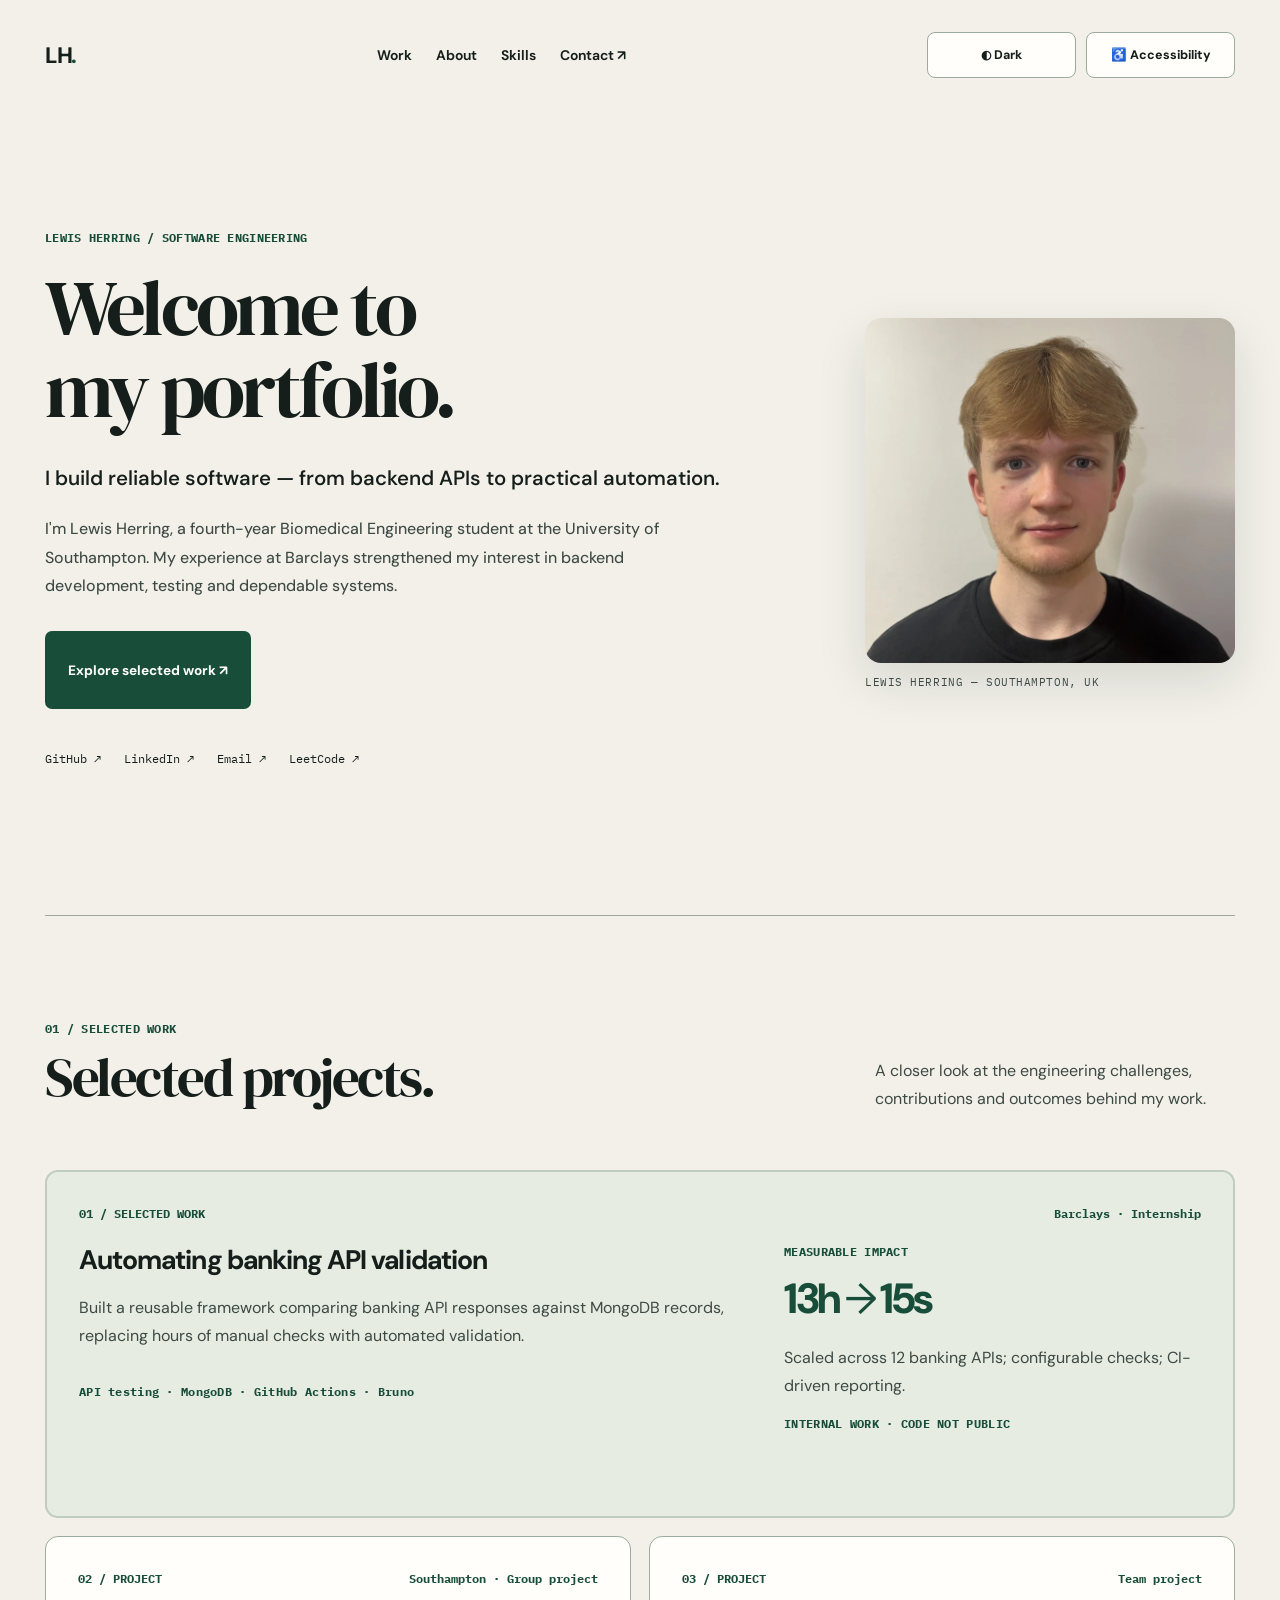
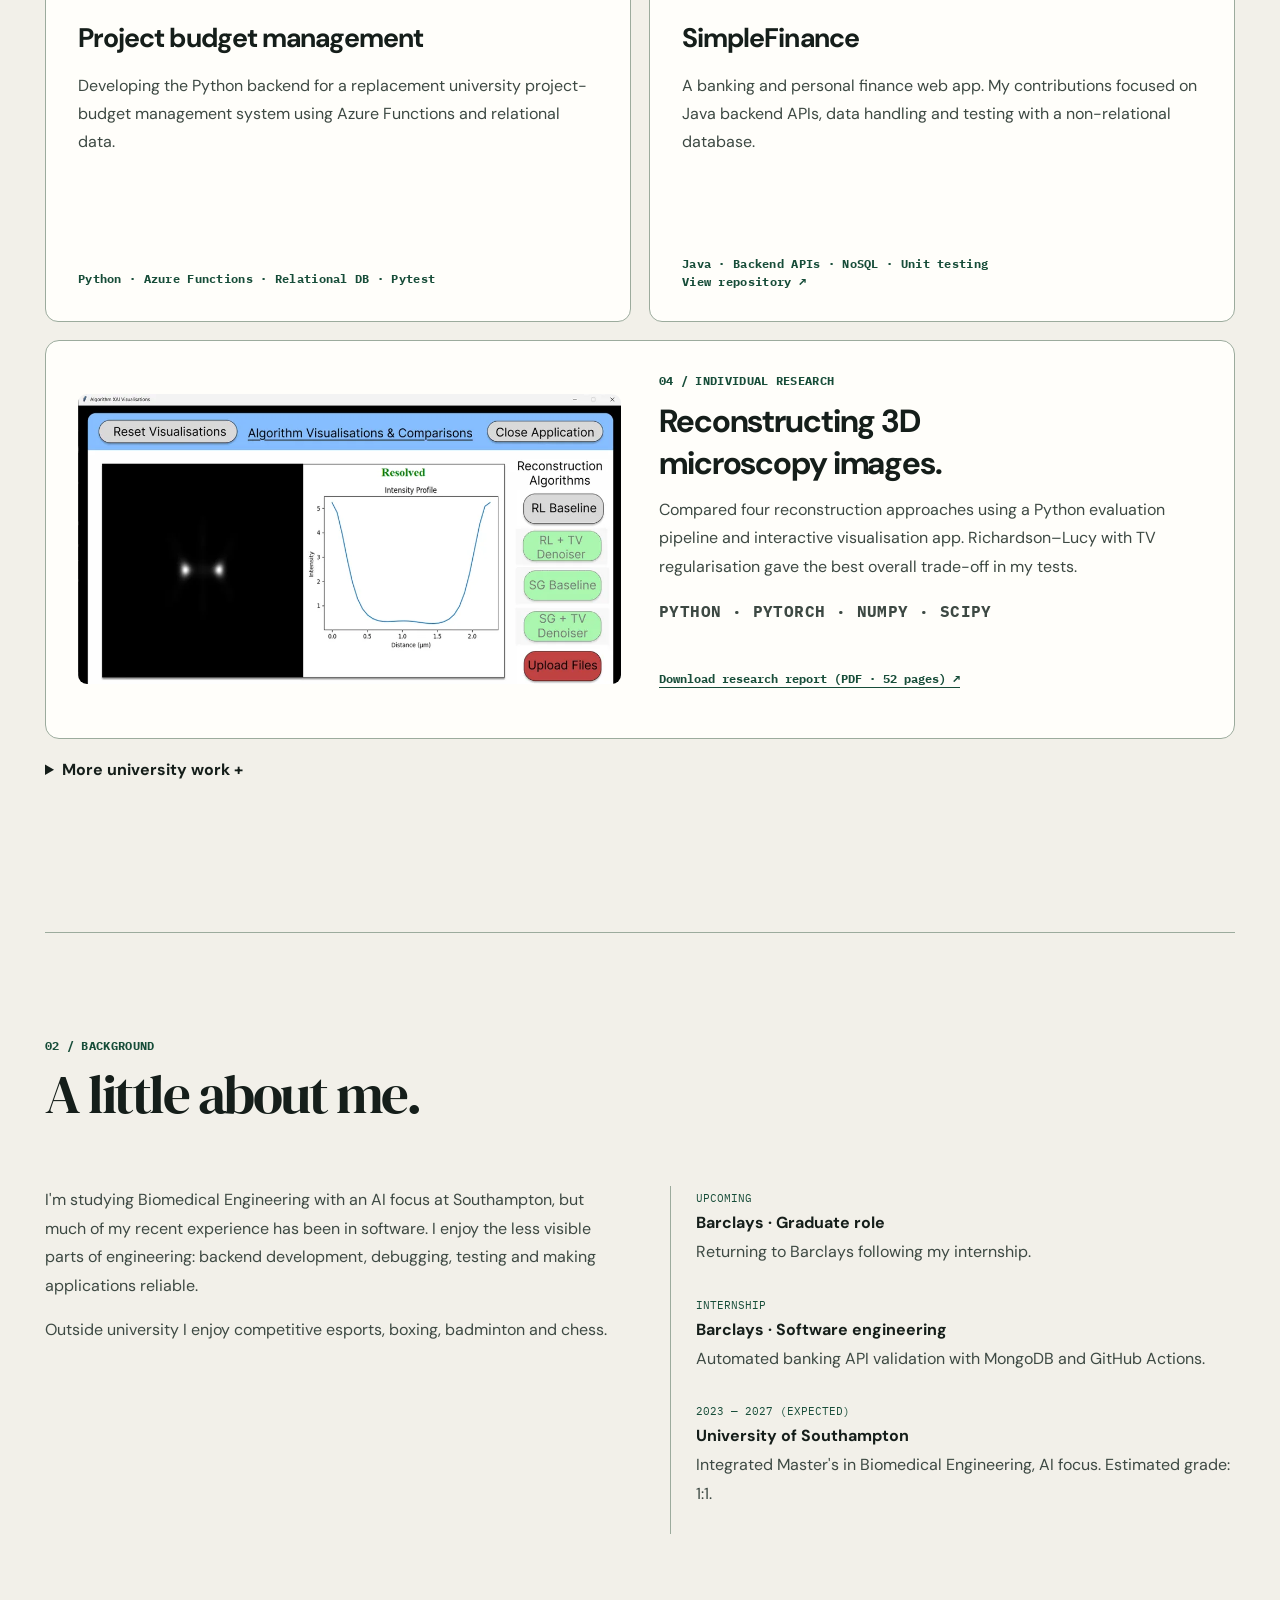
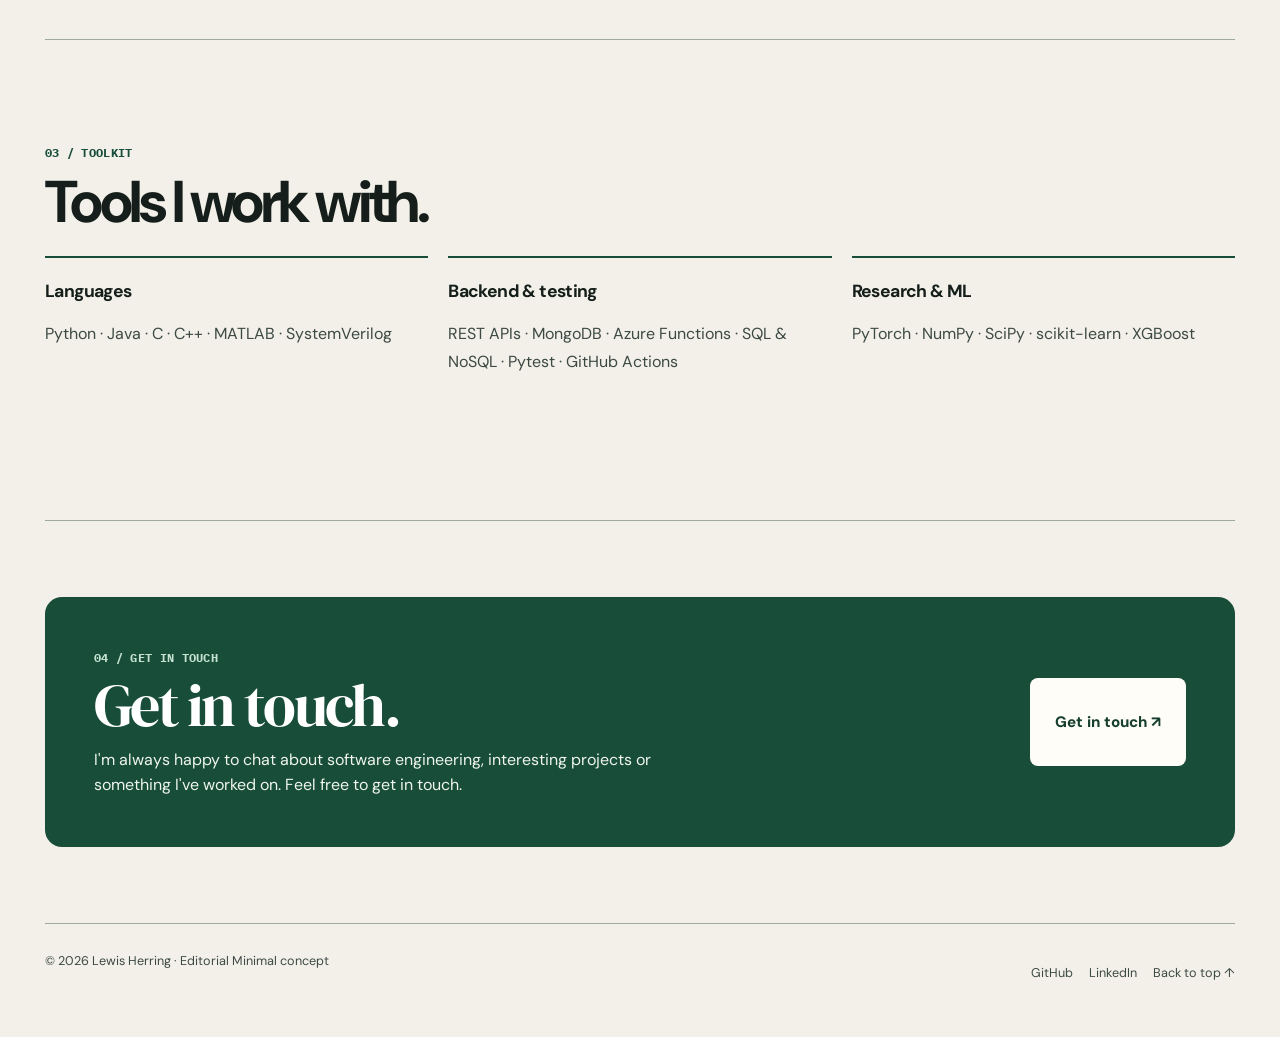
<file: index.html>
<!DOCTYPE html>

<!DOCTYPE html>

<html lang="en"><head><meta charset="utf-8"/><meta content="width=device-width,initial-scale=1" name="viewport"/><meta content="Lewis Herring — backend software engineering, API automation, and university projects." name="description"/><title>Lewis Herring | Software Engineering Portfolio</title><link href="https://fonts.googleapis.com" rel="preconnect"/><link crossorigin="" href="https://fonts.gstatic.com" rel="preconnect"/><link href="https://fonts.googleapis.com/css2?family=DM+Sans:wght@400;500;600;700;800&amp;family=DM+Serif+Display&amp;family=Manrope:wght@400;500;600;700;800&amp;family=Plus+Jakarta+Sans:wght@400;500;600;700;800&amp;family=IBM+Plex+Sans:wght@400;500;600;700&amp;family=IBM+Plex+Mono:wght@400;500;600&amp;family=JetBrains+Mono:wght@400;500;600&amp;display=swap" rel="stylesheet"/><style>:root{--bg:#f5f1e9;--surface:#fffdf8;--ink:#191c1b;--muted:#656861;--line:#cfcfc5;--accent:#235948;--onaccent:#fff;--mono:"IBM Plex Mono",monospace;font-family:"DM Sans",sans-serif;background:var(--bg);color:var(--ink)}body:before{content:"";position:fixed;inset:0;background:repeating-linear-gradient(90deg,transparent 0,transparent 119px,rgba(35,89,72,.055) 120px);pointer-events:none;z-index:-1}.portrait img{border-radius:48% 48% 3px 3px}.project{border-radius:2px}.hero h1{font-family:"DM Serif Display",Georgia,serif;font-weight:400;letter-spacing:-.05em}.editorial-note{font-family:var(--mono);font-size:.72rem;color:var(--accent);writing-mode:vertical-rl;position:absolute;right:-17px;top:12px}}
*{box-sizing:border-box}html{scroll-behavior:smooth}body{margin:0}a{color:inherit;text-decoration:none}button{font:inherit;cursor:pointer}img{max-width:100%;display:block}::selection{background:var(--accent);color:var(--bg)}.wrap{max-width:1160px;margin:auto;padding:0 34px}.nav{height:85px;display:flex;align-items:center;justify-content:space-between;gap:20px}.logo{font-weight:800;letter-spacing:-.06em;font-size:1.4rem}.navlinks{display:flex;gap:26px;align-items:center}.navlinks a{font-size:.87rem;color:var(--muted)}.navlinks a:hover,.textlink:hover{color:var(--accent)}.hero{min-height:620px;padding:105px 0 95px;display:grid;grid-template-columns:1.35fr .75fr;align-items:center;gap:60px}.eyebrow{font-family:var(--mono);font-size:.74rem;letter-spacing:.13em;text-transform:uppercase;color:var(--accent)}h1,h2,h3,p{margin-top:0}h1{font-size:clamp(3.8rem,7.2vw,7rem);letter-spacing:-.075em;line-height:1.02;margin:20px 0 27px}h2{font-size:clamp(2.3rem,4.6vw,4.5rem);line-height:1.05;letter-spacing:-.06em;margin:12px 0 22px}h3{letter-spacing:-.035em}.lead{font-size:1.14rem;line-height:1.8;color:var(--muted);max-width:590px}.cta{display:inline-block;background:var(--accent);color:var(--onaccent);padding:15px 23px;font-size:.85rem;font-weight:750;margin:15px 0 27px;transition:transform .2s}.cta:hover{transform:translateY(-3px)}.social{display:flex;gap:23px;flex-wrap:wrap;font-family:var(--mono);font-size:.75rem}.portrait{position:relative}.portrait img{width:100%;aspect-ratio:4/4.2;object-fit:cover;object-position:center 35%;filter:saturate(.68)}.portrait figcaption{margin-top:11px;font: .7rem var(--mono);letter-spacing:.05em;color:var(--muted)}section.block{padding:105px 0;border-top:1px solid var(--line)}.heading{display:flex;justify-content:space-between;align-items:end;gap:35px;margin-bottom:42px}.heading>p{max-width:360px;color:var(--muted);line-height:1.7}.cards{display:grid;grid-template-columns:repeat(2,minmax(0,1fr));gap:18px}.project{padding:32px;position:relative;background:var(--surface);border:1px solid var(--line);overflow:hidden;display:flex;flex-direction:column;min-height:320px;transition:transform .2s,border-color .2s}.project:hover{transform:translateY(-3px);border-color:var(--accent)}.project .index{font-family:var(--mono);font-size:.75rem;color:var(--accent);display:flex;justify-content:space-between;gap:16px;margin-bottom:33px}.project h3{font-size:1.85rem;line-height:1.16;margin:0 0 17px}.project p{color:var(--muted);line-height:1.7;font-size:.95rem}.project .tags{margin-top:auto;font-family:var(--mono);font-size:.72rem;color:var(--accent);line-height:1.7}.metric{font-size:clamp(2rem,3.3vw,3.2rem);letter-spacing:-.055em;font-weight:800;margin:12px 0 18px}.project.featured{grid-column:span 2;min-height:280px}.project.featured .feature-layout{display:grid;grid-template-columns:1.6fr 1fr;gap:38px}.project.featured .index{margin-bottom:20px}.study{display:grid;grid-template-columns:1fr 1fr;gap:38px;align-items:center;padding:26px;background:var(--surface);border:1px solid var(--line);margin-top:18px}.study img{width:100%;height:290px;object-fit:cover;object-position:left top}.study h3{font-size:2rem;margin:12px 0}.study p{line-height:1.75;color:var(--muted)}.tiny{font-size:.73rem;font-family:var(--mono);color:var(--accent)}.about{display:grid;grid-template-columns:1fr 1fr;gap:60px}.about p{color:var(--muted);line-height:1.85}.timeline{border-left:1px solid var(--line);padding-left:25px}.timeline>div{margin-bottom:26px}.timeline strong{display:block;margin:5px 0}.timeline span{font-family:var(--mono);font-size:.7rem;color:var(--accent)}.toolset{display:grid;grid-template-columns:repeat(3,1fr);gap:20px}.toolset>div{border-top:2px solid var(--accent);padding:22px 0}.toolset h3{font-size:1.1rem}.toolset p{color:var(--muted);line-height:1.7}.more summary{cursor:pointer;font-weight:700;padding:20px 0}.more .other{display:grid;grid-template-columns:repeat(2,1fr);gap:20px}.more h4{margin-bottom:7px}.more p{color:var(--muted);line-height:1.6}.contact{padding:100px 0}.contact h2{max-width:740px}.footer{border-top:1px solid var(--line);padding:28px 0 45px;display:flex;justify-content:space-between;gap:25px;color:var(--muted);font-size:.79rem}.footer a{margin-left:16px}.skip{position:absolute;left:-9999px}.skip:focus{left:10px;top:10px;background:var(--accent);color:var(--onaccent);padding:10px;z-index:10}@media(max-width:760px){.wrap{padding:0 20px}.nav{height:72px}.navlinks{gap:12px}.navlinks a{font-size:.75rem}.hero{padding:62px 0;grid-template-columns:1fr;gap:30px;min-height:0}h1{font-size:clamp(3.2rem,12vw,5rem)}.portrait{max-width:370px}.heading{display:block}.cards,.about,.toolset,.study,.project.featured .feature-layout{grid-template-columns:1fr}.project.featured{grid-column:span 1}.project{min-height:0;padding:25px}.project .index{margin-bottom:22px}.study{padding:20px}.study img{height:auto}.more .other{grid-template-columns:1fr}section.block{padding:65px 0}.contact{padding:65px 0}.footer{flex-direction:column}.footer a{margin-left:0;margin-right:12px}}
@media(prefers-reduced-motion:reduce){html{scroll-behavior:auto}*,*:before,*:after{transition:none!important;animation:none!important}}


/* Shared production refinements */
:root{--radius:15px;--shadow:0 18px 55px rgba(20,47,37,.06)}
body{overflow-x:hidden}h1,h2,h3{text-wrap:balance}p{max-width:72ch}a:focus-visible,summary:focus-visible,button:focus-visible{outline:3px solid var(--accent);outline-offset:4px}a,summary{touch-action:manipulation}.navlinks a{display:inline-flex;min-height:44px;align-items:center}.portrait{margin:0}.portrait img{border-radius:var(--radius)!important;aspect-ratio:auto!important;width:100%;height:auto;object-fit:contain!important;filter:none!important;box-shadow:var(--shadow)}.portrait figcaption{line-height:1.6}.project,.study{border-radius:var(--radius)}.cta{border-radius:7px;min-height:48px;display:inline-flex;align-items:center}.project .tags{margin-top:auto;padding-top:16px}.project a:focus-visible{outline-offset:7px}.social a{min-height:44px;display:inline-flex;align-items:center}details.more summary{min-height:48px}.project .index{line-height:1.7}.metric{font-variant-numeric:tabular-nums}.contact h2{max-width:760px}.study img{border-radius:9px}.footer a{display:inline-flex;min-height:40px;align-items:center}.skip:focus{left:10px;top:10px}.navlinks{flex-wrap:wrap}.scroll-progress{position:fixed;left:0;top:0;height:3px;width:0;background:var(--accent);z-index:100;pointer-events:none}.hero .lead{max-width:58ch}@media(max-width:760px){.hero{padding:44px 0 66px}.portrait{max-width:370px}.nav{height:auto;min-height:76px;flex-wrap:wrap}.navlinks{gap:10px}.navlinks a{font-size:.8rem}h1{overflow-wrap:break-word}.heading{margin-bottom:26px}.project{padding:24px}.project.featured .feature-layout{gap:4px}.social{gap:14px}.study{gap:20px}.portrait img{width:100%;height:auto!important}}@media(max-width:390px){.wrap{padding:0 16px}.navlinks{gap:8px}.navlinks a{font-size:.74rem}h1{font-size:3rem}}
@media(prefers-reduced-motion:reduce){html{scroll-behavior:auto!important}.reveal,.stagger,.hero-entrance{opacity:1!important;transform:none!important;clip-path:none!important;transition:none!important;animation:none!important}}


:root{--bg:#f6f2e9;--surface:#fffcf5;--ink:#252b25;--muted:#59645b;--line:#d7d5c9;--accent:#245c43;--radius:14px;font-family:"DM Sans",sans-serif}
body:before{background:repeating-linear-gradient(90deg,transparent 0,transparent 143px,rgba(35,89,72,.04) 144px)}
.wrap{max-width:1160px}.hero{grid-template-columns:1.25fr .75fr;gap:84px;padding:98px 0 105px;min-height:610px}.hero h1{font-size:clamp(4rem,7.5vw,7.4rem);font-family:"DM Serif Display",serif}.hero h1 i{color:var(--accent)}.portrait{max-width:370px;justify-self:end}.portrait img{border-radius:16px!important}.project{box-shadow:none}.project.featured{background:#e6ece2;border-color:#bfccbf}.project.featured .metric{color:var(--accent)}.heading h2{font-family:"DM Serif Display",serif;font-weight:400;letter-spacing:-.045em}.study{padding:32px}.contact{border-top:1px solid var(--line)}
@media(max-width:760px){.hero{grid-template-columns:1fr;gap:30px;padding:45px 0 70px}.portrait{justify-self:start}.hero h1{font-size:clamp(3.5rem,12vw,5rem)}}

/* Edition A2: clarity, stronger contrast, accessible controls, consistent project states */
:root{--bg:#f2f0e9;--surface:#fffefa;--ink:#151e1a;--muted:#3d4943;--line:#9cab9d;--accent:#174d39;--onaccent:#fff;--hover:#174d39;--hover-text:#fff;--shadow:0 18px 50px rgba(15,37,26,.12)}
body:before{opacity:.32}body{background:var(--bg);color:var(--ink)}
.wrap{max-width:1190px} .nav{height:auto;min-height:86px;flex-wrap:wrap;padding:12px 0}
.navlinks{gap:24px}.navlinks a{color:var(--ink);font-weight:650}
.nav-actions{display:flex;align-items:center;gap:10px;position:relative}
.theme-switch,.access-summary{min-height:44px;display:inline-flex;align-items:center;justify-content:center;gap:5px;border:1px solid var(--line);border-radius:8px;background:var(--surface);color:var(--ink);padding:10px 13px;font-size:.8rem;font-weight:750;white-space:nowrap;cursor:pointer}
.access-panel{position:relative}.access-summary{list-style:none}.access-summary::-webkit-details-marker{display:none}
.access-menu{position:absolute;z-index:20;right:0;top:calc(100% + 9px);width:280px;max-width:calc(100vw - 40px);padding:18px;background:var(--surface);border:1px solid var(--line);border-radius:12px;box-shadow:0 18px 55px rgba(0,0,0,.17)}
.access-menu h2{font:750 1rem 'DM Sans',sans-serif;letter-spacing:0;margin:0 0 15px;line-height:1.3}
.pref-row{display:flex;justify-content:space-between;align-items:center;gap:15px;padding:10px 0;border-top:1px solid var(--line);font-size:.86rem;font-weight:600}
.pref-toggle{min-width:58px;min-height:39px;border:1px solid var(--line);background:var(--bg);color:var(--ink);border-radius:7px;font-weight:800}.pref-toggle[aria-pressed=true]{background:var(--accent);color:#fff}
.hero{grid-template-columns:minmax(0,1.33fr) minmax(285px,.78fr);gap:clamp(36px,6vw,90px);padding:90px 0 105px}
.hero h1{font-size:clamp(3.1rem,6.2vw,6.15rem);line-height:1.04;max-width:790px;letter-spacing:-.048em;margin:22px 0 30px}
.hero .lead{color:var(--ink);font-size:clamp(1.12rem,1.6vw,1.32rem);line-height:1.62;max-width:56ch;font-weight:550}
.hero .intro-detail{font-size:1rem;color:var(--muted);font-weight:450;line-height:1.77;max-width:59ch}
.eyebrow,.tiny,.project .tags{letter-spacing:.025em;font-weight:650}.heading h2{font-size:clamp(2.5rem,4.3vw,4.15rem)}
.heading>p{font-size:1rem;color:var(--muted);line-height:1.7}
.project{background:var(--surface);border:1.5px solid var(--line);border-radius:13px;transition:background-color .23s ease,color .23s ease,border-color .23s ease,transform .23s ease,box-shadow .23s ease;outline-offset:4px}
.project:hover,.project:focus-visible,.project:focus-within{background:var(--hover);color:var(--hover-text);border-color:var(--hover);box-shadow:0 14px 28px rgba(14,54,39,.19);transform:translateY(-4px)}
.project:hover p,.project:focus-visible p,.project:focus-within p,.project:hover .tags,.project:focus-visible .tags,.project:focus-within .tags,.project:hover .tiny,.project:focus-visible .tiny,.project:focus-within .tiny,.project:hover .index,.project:focus-visible .index,.project:focus-within .index,.project:hover a,.project:focus-visible a,.project:focus-within a{color:#fff}
.project p{font-size:1rem;line-height:1.76;color:var(--muted)}.project .index{font-weight:700;font-size:.73rem}.project h3{font-size:clamp(1.5rem,2.1vw,1.9rem);line-height:1.2;margin-bottom:18px}
.project.featured{border-width:2px}.project .metric{font-variant-numeric:tabular-nums}
.study{border:1.5px solid var(--line)}.study p,.about p,.toolset p,.more p{color:var(--muted);font-size:1rem;line-height:1.78}
.contact-section{padding:98px 0}.contact-card{background:var(--accent);color:#fff;border-radius:17px;padding:clamp(32px,5.8vw,76px);display:flex;align-items:center;justify-content:space-between;gap:32px;min-height:285px}
.contact-card .eyebrow{color:#c5e2d0}.contact-card h2{font-size:clamp(2.9rem,5.3vw,5.2rem);font-family:'DM Serif Display',Georgia,serif;font-weight:400;margin:10px 0 17px;letter-spacing:-.045em}
.contact-card p{color:#f0f5ee;font-size:1rem;line-height:1.8;max-width:54ch;margin-bottom:0}
.contact-action{display:inline-flex;align-items:center;justify-content:center;flex-shrink:0;border-radius:8px;background:#fffdf8;color:#173f30;padding:17px 25px;min-height:54px;font-size:.95rem;font-weight:800;transition:transform .2s,background-color .2s}
.contact-action:hover{transform:translateY(-3px);background:#e5f1e8}
[data-theme=dark]{--bg:#101b17;--surface:#1c2923;--ink:#f8f8ed;--muted:#d6ded3;--line:#7c9889;--accent:#a7dcc0;--onaccent:#10261b;--hover:#d6ecda;--hover-text:#102319}
[data-theme=dark] body:before{opacity:.08}[data-theme=dark] .cta,[data-theme=dark] .pref-toggle[aria-pressed=true]{color:#112119}
[data-theme=dark] .project:hover p,[data-theme=dark] .project:focus-visible p,[data-theme=dark] .project:focus-within p,[data-theme=dark] .project:hover .tags,[data-theme=dark] .project:focus-visible .tags,[data-theme=dark] .project:focus-within .tags,[data-theme=dark] .project:hover .tiny,[data-theme=dark] .project:focus-visible .tiny,[data-theme=dark] .project:focus-within .tiny,[data-theme=dark] .project:hover .index,[data-theme=dark] .project:focus-visible .index,[data-theme=dark] .project:focus-within .index,[data-theme=dark] .project:hover a,[data-theme=dark] .project:focus-visible a,[data-theme=dark] .project:focus-within a{color:#102319}
[data-theme=dark] .contact-card{background:#203f30}
.high-contrast{--bg:#fff;--surface:#fff;--ink:#090d0a;--muted:#151b16;--line:#161e18;--accent:#06452c;--hover:#063d27}
.high-contrast[data-theme=dark]{--bg:#050a07;--surface:#0b160f;--ink:#fff;--muted:#fff;--line:#fff;--accent:#b9ffd0;--hover:#defae5}
.high-contrast .project{border-width:2px}.high-contrast a{text-decoration-thickness:2px}
.large-text{font-size:112.5%}.large-text .nav{gap:12px}
.motion-paused *, .motion-paused *:before,.motion-paused *:after{animation:none!important;transition:none!important;scroll-behavior:auto!important}
@media(max-width:900px){.nav{justify-content:center}.nav-actions{margin-left:auto}.hero{grid-template-columns:minmax(0,1fr) minmax(240px,.7fr);gap:24px}.contact-card{padding:38px}}
@media(max-width:760px){.nav{justify-content:space-between}.navlinks{order:3;width:100%;justify-content:space-between;gap:12px}.nav-actions{margin-left:0}.theme-switch,.access-summary{padding:8px;font-size:.73rem}.hero{grid-template-columns:1fr;padding:60px 0 65px}.hero h1{font-size:clamp(3rem,12vw,4.7rem)}.portrait{max-width:430px}.contact-section{padding:65px 0}.contact-card{min-height:0;flex-direction:column;align-items:flex-start;gap:28px;padding:32px 25px}.contact-action{width:100%}.project:hover,.project:focus-visible,.project:focus-within{transform:none}}
@media(prefers-reduced-motion:reduce){.project:hover,.project:focus-visible,.project:focus-within,.contact-action:hover{transform:none}}


/* Editorial A3 — legible interactive cards, neutral dark palette and compact contact */
:root{--hover:#174d39;--hover-text:#ffffff}
/* Featured card: keep every item including the measurable result legible. */
.project.featured:is(:hover,:focus-visible,:focus-within),
.project:is(:hover,:focus-visible,:focus-within){background:var(--hover);border-color:var(--hover);color:var(--hover-text)}
.project:is(:hover,:focus-visible,:focus-within) :is(h3,p,.index,.tags,.tiny,.metric,strong,span,a),
.project.featured:is(:hover,:focus-visible,:focus-within) .metric{color:var(--hover-text)!important}
.project:is(:hover,:focus-visible,:focus-within) .feature-layout *{color:var(--hover-text)!important}
/* Give project 04 exactly the same elevation and colour inversion affordance. */
.study{transition:background-color .23s ease,color .23s ease,border-color .23s ease,transform .23s ease,box-shadow .23s ease;outline-offset:4px}
.study:is(:hover,:focus-visible,:focus-within){background:var(--hover);border-color:var(--hover);color:var(--hover-text);transform:translateY(-4px);box-shadow:0 14px 28px rgba(14,54,39,.19)}
.study:is(:hover,:focus-visible,:focus-within) :is(h3,p,.tiny,span,a){color:var(--hover-text)!important}
.study img{transition:filter .23s ease}
.study:is(:hover,:focus-visible,:focus-within) img{filter:brightness(.91)}
/* A restrained neutral slate dark theme, rather than mint-on-green. */
html[data-theme="dark"]{--bg:#141917;--surface:#202723;--ink:#f5f4ee;--muted:#c7d0c9;--line:#58665e;--accent:#a8d7bd;--onaccent:#102017;--hover:#334c3d;--hover-text:#ffffff;--shadow:0 18px 50px rgba(0,0,0,.3)}
html[data-theme="dark"] body{background:var(--bg);color:var(--ink)}
html[data-theme="dark"] .project.featured{background:#29372f;border-color:#60766a;color:var(--ink)}
html[data-theme="dark"] .project.featured .metric{color:#d4efd9}
html[data-theme="dark"] .project:is(:hover,:focus-visible,:focus-within),
html[data-theme="dark"] .project.featured:is(:hover,:focus-visible,:focus-within),
html[data-theme="dark"] .study:is(:hover,:focus-visible,:focus-within){background:var(--hover);border-color:#94b5a0;color:#fff}
html[data-theme="dark"] .project:is(:hover,:focus-visible,:focus-within) :is(h3,p,.index,.tags,.tiny,.metric,strong,span,a),
html[data-theme="dark"] .project:is(:hover,:focus-visible,:focus-within) .feature-layout *,
html[data-theme="dark"] .study:is(:hover,:focus-visible,:focus-within) :is(h3,p,.tiny,span,a){color:#fff!important}
html[data-theme="dark"] .cta{background:#a8d7bd;color:#102017}
html[data-theme="dark"] .contact-card{background:#2b4937;color:#fff}
html[data-theme="dark"] .contact-card .eyebrow{color:#d1efd8}
html[data-theme="dark"] .contact-action{background:#fffdf8;color:#173f30}
/* High contrast respects theme and keeps the hover text readable. */
html.high-contrast[data-theme="dark"]{--bg:#050806;--surface:#101713;--ink:#fff;--muted:#fff;--line:#e8f6e9;--accent:#c4ffd9;--hover:#244e34;--hover-text:#fff}
html.high-contrast[data-theme="light"]{--hover:#063d27;--hover-text:#fff}
/* Smaller contact banner, same prominent treatment. */
.contact-section{padding:76px 0}
.contact-card{min-height:0;padding:clamp(27px,4vw,49px);gap:24px}
.contact-card h2{font-size:clamp(2.5rem,4.7vw,4.7rem);margin:7px 0 10px}
.contact-card p{line-height:1.6}
/* Header controls: matching physical size, including mobile. */
.theme-switch,.access-summary{height:46px;min-height:46px;width:149px;min-width:149px;padding:0 10px;box-sizing:border-box;line-height:1.2;font-size:.78rem}
@media(max-width:760px){.theme-switch,.access-summary{height:42px;min-height:42px;width:126px;min-width:126px;padding:0 6px;font-size:.72rem}.nav-actions{gap:7px}.contact-section{padding:52px 0}.contact-card{padding:29px 25px}.study:is(:hover,:focus-visible,:focus-within){transform:none}}
@media(max-width:380px){.theme-switch,.access-summary{width:118px;min-width:118px;font-size:.69rem}}
@media(prefers-reduced-motion:reduce){.study,.study img{transition:none!important}.study:is(:hover,:focus-visible,:focus-within){transform:none}}
.motion-paused .study:is(:hover,:focus-visible,:focus-within){transform:none}

/* A4: Pause motion must affect the root scroll container and hover movement too.
   Colour-change feedback remains available, but applies instantly. */
html.motion-paused, html.motion-paused:focus-within {scroll-behavior:auto!important}
html.motion-paused *, html.motion-paused *::before, html.motion-paused *::after {
  animation:none!important;
  animation-duration:0s!important;
  transition:none!important;
  transition-duration:0s!important;
  scroll-behavior:auto!important;
}
html.motion-paused .project:is(:hover,:focus-visible,:focus-within),
html.motion-paused .study:is(:hover,:focus-visible,:focus-within),
html.motion-paused .cta:hover,
html.motion-paused .contact-action:hover {transform:none!important}
html.motion-paused .study:is(:hover,:focus-visible,:focus-within) img {filter:none!important}
@media(prefers-reduced-motion:reduce) {
  html {scroll-behavior:auto!important}
  .project:is(:hover,:focus-visible,:focus-within),
  .study:is(:hover,:focus-visible,:focus-within),
  .cta:hover,.contact-action:hover {transform:none!important}
  .study:is(:hover,:focus-visible,:focus-within) img {filter:none!important}
}

/* A5: With Pause animations enabled, project cards retain their resting appearance,
   including backgrounds, metrics, borders and images on hover or focus. */
html.motion-paused .project:is(:hover,:focus-visible,:focus-within),
html.motion-paused .study:is(:hover,:focus-visible,:focus-within){
  background:var(--surface)!important;
  border-color:var(--line)!important;
  color:var(--ink)!important;
  box-shadow:none!important;
  transform:none!important;
}
html.motion-paused .project.featured:is(:hover,:focus-visible,:focus-within){
  background:#e6ece2!important;
  border-color:#bfccbf!important;
}
html.motion-paused[data-theme="dark"] .project.featured:is(:hover,:focus-visible,:focus-within){
  background:#29372f!important;
  border-color:#60766a!important;
}
html.motion-paused .project:is(:hover,:focus-visible,:focus-within) :is(h3,strong,span,a),
html.motion-paused .project:is(:hover,:focus-visible,:focus-within) .feature-layout * ,
html.motion-paused .study:is(:hover,:focus-visible,:focus-within) :is(h3,span,a){color:var(--ink)!important}
html.motion-paused .project:is(:hover,:focus-visible,:focus-within) :is(p),
html.motion-paused .study:is(:hover,:focus-visible,:focus-within) p{color:var(--muted)!important}
html.motion-paused .project:is(:hover,:focus-visible,:focus-within) :is(.index,.tags,.tiny),
html.motion-paused .study:is(:hover,:focus-visible,:focus-within) .tiny{color:var(--accent)!important}
html.motion-paused .project.featured:is(:hover,:focus-visible,:focus-within) .metric{color:var(--accent)!important}
html.motion-paused[data-theme="dark"] .project.featured:is(:hover,:focus-visible,:focus-within) .metric{color:#d4efd9!important}
html.motion-paused .study:is(:hover,:focus-visible,:focus-within) img{filter:none!important}

/* Accessible research report action, designed to retain contrast in both themes. */
/* Research link: understated inline action matching the repository link. */
.research-download{display:inline-flex;align-items:center;gap:.35em;min-height:44px;margin-top:10px;padding:5px 0;border:0;border-radius:0;background:transparent!important;color:var(--accent)!important;font-family:var(--mono);font-size:.77rem;font-weight:700;line-height:1.6;text-decoration:underline;text-decoration-thickness:1px;text-underline-offset:4px;transition:none}
.research-download:hover,.research-download:focus-visible{background:transparent!important;color:var(--accent)!important;text-decoration-thickness:2px;transform:none}
/* Ensure the text remains legible when the surrounding research card changes colour. */
html:not(.motion-paused) .study:is(:hover,:focus-visible,:focus-within) .research-download{color:#fff!important}
html[data-theme="dark"]:not(.motion-paused) .study:is(:hover,:focus-visible,:focus-within) .research-download{color:#fff!important}
html.motion-paused .study:is(:hover,:focus-visible,:focus-within) .research-download{color:var(--accent)!important}
.research-download:hover{transform:none}}

/* V8: keep the mobile contact CTA inside its panel, including enlarged text. */
@media (max-width:760px) {
  .contact-section, .contact-card { min-width:0; max-width:100%; box-sizing:border-box; }
  .contact-card { width:100%; overflow-wrap:anywhere; }
  .contact-card > *, .contact-copy { min-width:0; max-width:100%; }
  .contact-action {
    width:100%; max-width:100%; min-width:0;
    box-sizing:border-box; flex:0 1 auto;
    white-space:normal; text-align:center; overflow-wrap:anywhere;
    padding-inline:16px;
  }
}

/* V9: true mobile CTA containment: stretch within flex content box, not panel border box. */
@media (max-width:760px) {
  .contact-card .contact-action {
    width: auto !important;
    min-width: 0 !important;
    max-width: 100% !important;
    align-self: stretch !important;
    box-sizing: border-box !important;
  }
}
</style></head><body><a class="skip" href="#main">Skip to content</a><header class="wrap"><nav aria-label="Main navigation" class="nav"><a class="logo" href="#top">LH<span style="color:var(--accent)">.</span></a><div class="navlinks"><a href="#work">Work</a><a href="#about">About</a><a href="#skills">Skills</a><a href="#contact">Contact ↗</a></div><div class="nav-actions"><button aria-label="Switch to dark mode" aria-pressed="false" class="theme-switch" id="theme-toggle" type="button">◐ Theme</button><details class="access-panel" id="access-panel"><summary aria-label="Accessibility settings" class="access-summary">♿ Accessibility</summary><div class="access-menu"><h2>Accessibility settings</h2><div class="pref-row"><span>Pause animations</span><button aria-pressed="false" class="pref-toggle" id="motion-toggle" type="button">Off</button></div><div class="pref-row"><span>Larger text</span><button aria-pressed="false" class="pref-toggle" id="type-toggle" type="button">Off</button></div><div class="pref-row"><span>Higher contrast</span><button aria-pressed="false" class="pref-toggle" id="contrast-toggle" type="button">Off</button></div></div></details></div></nav></header><main id="main"><div class="wrap"><section class="hero" id="top"><div><div class="eyebrow">LEWIS HERRING  /  SOFTWARE ENGINEERING</div><h1>Welcome to my portfolio.</h1><p class="lead">I build reliable software — from backend APIs to practical automation.</p><p class="lead intro-detail">I'm Lewis Herring, a fourth-year Biomedical Engineering student at the University of Southampton. My experience at Barclays strengthened my interest in backend development, testing and dependable systems.</p><a class="cta" href="#work">Explore selected work ↗</a><div class="social"><a href="https://github.com/L-ewis04" rel="noopener noreferrer" target="_blank">GitHub ↗</a><a href="https://www.linkedin.com/in/lewis-herring-a45a32356/" rel="noopener noreferrer" target="_blank">LinkedIn ↗</a><a href="mailto:Lewisherring24@gmail.com">Email ↗</a><a href="https://leetcode.com/u/Lewis2004/" rel="noopener noreferrer" target="_blank">LeetCode ↗</a></div></div><figure class="portrait"><img alt="Portrait of Lewis Herring" decoding="async" fetchpriority="high" height="612" src="[data-uri]" width="650"/><figcaption>LEWIS HERRING — SOUTHAMPTON, UK</figcaption></figure></section><section class="block" id="work"><div class="heading"><div><div class="eyebrow">01 / SELECTED WORK</div><h2>Selected projects.</h2></div><p>A closer look at the engineering challenges, contributions and outcomes behind my work.</p></div><div class="cards"><article class="project featured" tabindex="0"><div class="index"><span>01 / SELECTED WORK</span><span>Barclays · Internship</span></div><div class="feature-layout"><div><h3>Automating banking API validation</h3><p>Built a reusable framework comparing banking API responses against MongoDB records, replacing hours of manual checks with automated validation.</p><div class="tags">API testing · MongoDB · GitHub Actions · Bruno</div></div><div><div class="tiny">MEASURABLE IMPACT</div><div class="metric">13h <span style="font-weight:400">→</span> 15s</div><p>Scaled across 12 banking APIs; configurable checks; CI-driven reporting.</p><div class="tiny">INTERNAL WORK · CODE NOT PUBLIC</div></div></div></article><article class="project" tabindex="0"><div class="index"><span>02 / PROJECT</span><span>Southampton · Group project</span></div><h3>Project budget management</h3><p>Developing the Python backend for a replacement university project-budget management system using Azure Functions and relational data.</p><div class="tags">Python · Azure Functions · Relational DB · Pytest</div></article><article class="project" tabindex="0"><div class="index"><span>03 / PROJECT</span><span>Team project</span></div><h3>SimpleFinance</h3><p>A banking and personal finance web app. My contributions focused on Java backend APIs, data handling and testing with a non-relational database.</p><div class="tags">Java · Backend APIs · NoSQL · Unit testing</div><a class="tiny" href="https://github.com/WankaIbrahim/simplefinance" rel="noopener noreferrer" target="_blank">View repository ↗</a></article></div><div class="study" tabindex="0"><img alt="Microscopy reconstruction app showing two bright reconstructed points and an intensity profile" height="613" loading="lazy" src="[data-uri]" width="1000"/><div><div class="eyebrow">04 / INDIVIDUAL RESEARCH</div><h3>Reconstructing 3D microscopy images.</h3><p>Compared four reconstruction approaches using a Python evaluation pipeline and interactive visualisation app. Richardson–Lucy with TV regularisation gave the best overall trade-off in my tests.</p><p class="tiny">PYTHON · PYTORCH · NUMPY · SCIPY</p><a aria-label="Download 52-page microscopy research report PDF" class="research-download" download="Lewis_Herring_Microscopy_Research_Report.pdf" href="Lewis_Herring_Microscopy_Research_Report.pdf" type="application/pdf">Download research report (PDF · 52 pages) ↗</a></div></div><details class="more"><summary>More university work +</summary><div class="other"><div><h4>Stroke rehabilitation decision support</h4><p>SVM, Random Forest and XGBoost; leave-one-subject-out validation; Python/C++ pipeline.</p></div><div><h4>Blood glucose forecasting</h4><p>Logistic regression and XGBoost for 15-minute-ahead blood glucose state classification.</p></div><div><h4>PrEP health application</h4><p>Team-built Python/Tkinter/SQLite application using MVC and pseudonymisation.</p></div><div><h4>Heart-rate &amp; proximity sensing</h4><p>C-based optical sensing prototype with signal amplification and ADC control.</p></div></div></details></section><section class="block" id="about"><div class="heading"><div><div class="eyebrow">02 / BACKGROUND</div><h2>A little about me.</h2></div></div><div class="about"><div><p>I'm studying Biomedical Engineering with an AI focus at Southampton, but much of my recent experience has been in software. I enjoy the less visible parts of engineering: backend development, debugging, testing and making applications reliable.</p><p>Outside university I enjoy competitive esports, boxing, badminton and chess.</p></div><div class="timeline"><div><span>UPCOMING</span><strong>Barclays · Graduate role</strong><p>Returning to Barclays following my internship.</p></div><div><span>INTERNSHIP</span><strong>Barclays · Software engineering</strong><p>Automated banking API validation with MongoDB and GitHub Actions.</p></div><div><span>2023 — 2027 (EXPECTED)</span><strong>University of Southampton</strong><p>Integrated Master's in Biomedical Engineering, AI focus. Estimated grade: 1:1.</p></div></div></div></section><section class="block" id="skills"><div class="eyebrow">03 / TOOLKIT</div><h2>Tools I work with.</h2><div class="toolset"><div><h3>Languages</h3><p>Python · Java · C · C++ · MATLAB · SystemVerilog</p></div><div><h3>Backend &amp; testing</h3><p>REST APIs · MongoDB · Azure Functions · SQL &amp; NoSQL · Pytest · GitHub Actions</p></div><div><h3>Research &amp; ML</h3><p>PyTorch · NumPy · SciPy · scikit-learn · XGBoost</p></div></div></section><section aria-labelledby="contact-heading" class="contact contact-section" id="contact"><div class="contact-card"><div class="contact-copy"><span class="eyebrow">04 / GET IN TOUCH</span><h2 id="contact-heading">Get in touch.</h2><p>I'm always happy to chat about software engineering, interesting projects or something I've worked on. Feel free to get in touch.</p></div><a class="contact-action" href="mailto:Lewisherring24@gmail.com?subject=Hello%20Lewis">Get in touch ↗</a></div></section></div></main><footer class="wrap footer"><span>© 2026 Lewis Herring · Editorial Minimal concept</span><div><a href="https://github.com/L-ewis04" rel="noopener noreferrer" target="_blank">GitHub</a><a href="https://www.linkedin.com/in/lewis-herring-a45a32356/" rel="noopener noreferrer" target="_blank">LinkedIn</a><a href="#top">Back to top ↑</a></div></footer><script>
(()=>{const root=document.documentElement;const opts=[['motion','motion-paused'],['type','large-text'],['contrast','high-contrast']];
const saved=(key)=>{try{return localStorage.getItem('lewis-a2-'+key)==='true'}catch{return false}};
const save=(key,val)=>{try{localStorage.setItem('lewis-a2-'+key,String(val))}catch{}};
for(const [key,cls] of opts){const btn=document.getElementById(key+'-toggle');const update=(on)=>{root.classList.toggle(cls,on);btn.setAttribute('aria-pressed',String(on));btn.textContent=on?'On':'Off'};update(saved(key));btn.addEventListener('click',()=>{const on=btn.getAttribute('aria-pressed')!=='true';update(on);save(key,on)})}
const theme=document.getElementById('theme-toggle');const setTheme=(dark)=>{root.dataset.theme=dark?'dark':'light';theme.setAttribute('aria-pressed',String(dark));theme.setAttribute('aria-label',dark?'Switch to light mode':'Switch to dark mode');theme.textContent=dark?'☼ Light':'◐ Dark'};setTheme(saved('dark'));theme.addEventListener('click',()=>{const on=root.dataset.theme!=='dark';setTheme(on);save('dark',on)});
document.addEventListener('keydown',e=>{if(e.key==='Escape')document.getElementById('access-panel').open=false});document.addEventListener('click',e=>{const panel=document.getElementById('access-panel');if(panel.open&&!panel.contains(e.target))panel.open=false});
})();
</script></body></html>
</file>
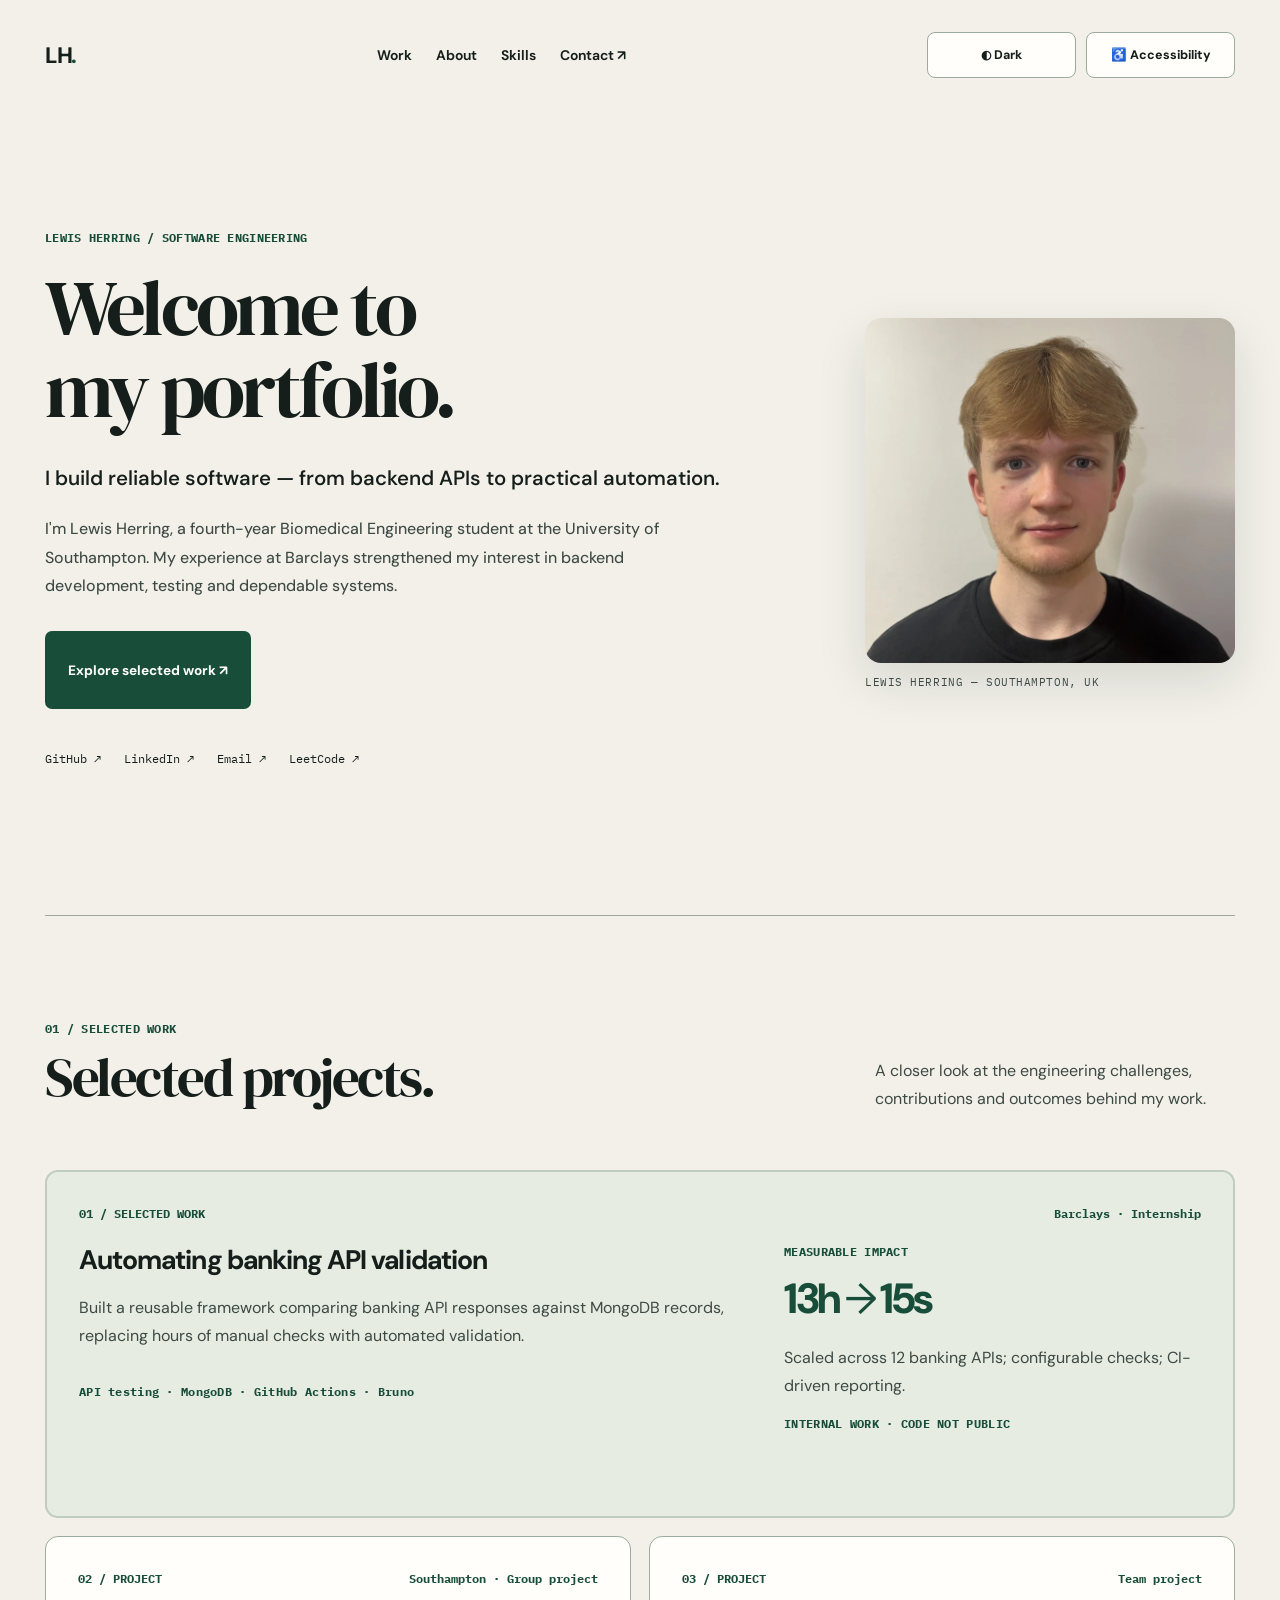
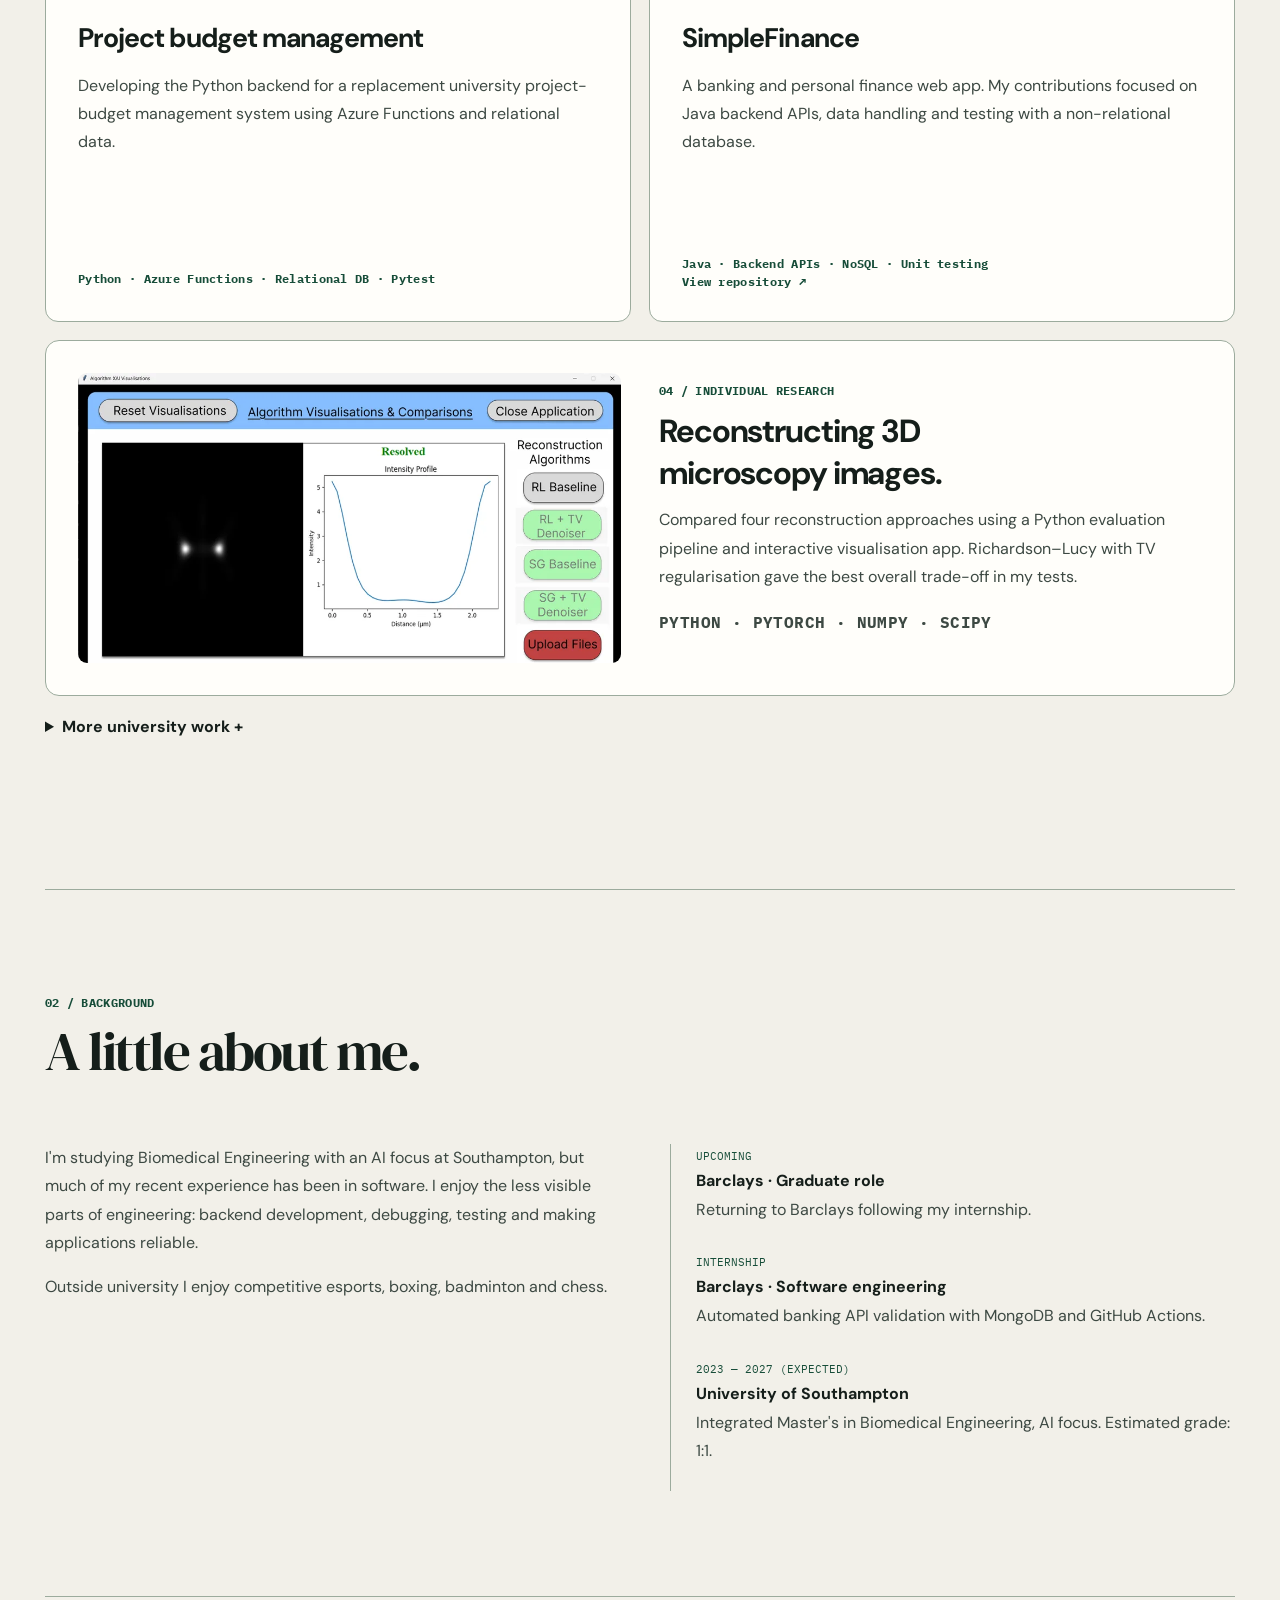
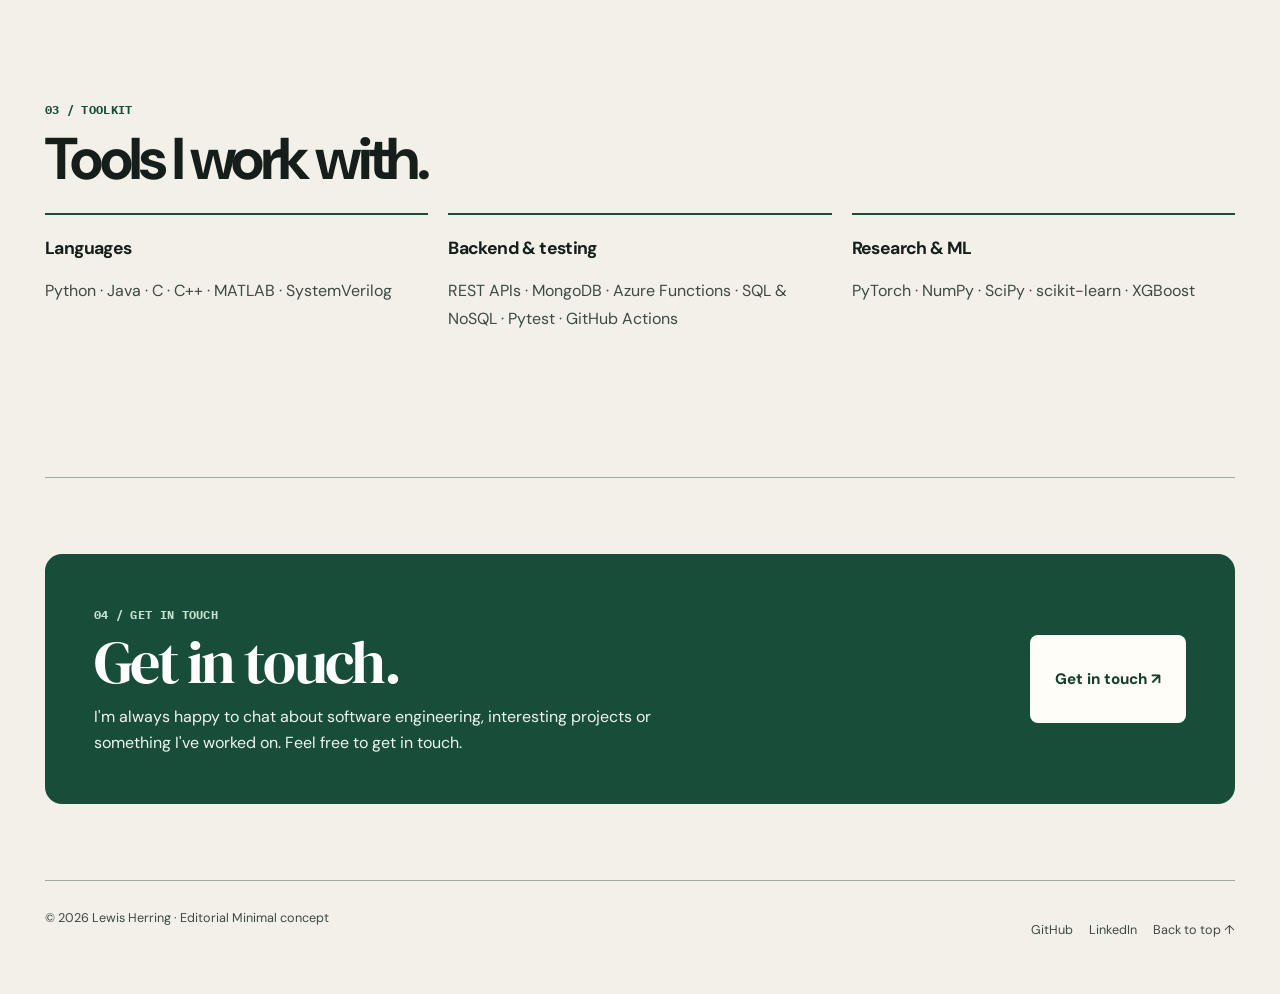
<file: portfolio-A-refined-v5.html>
<!DOCTYPE html>

<!DOCTYPE html>

<html lang="en"><head><meta charset="utf-8"/><meta content="width=device-width,initial-scale=1" name="viewport"/><meta content="Lewis Herring — backend software engineering, API automation, and university projects." name="description"/><title>Lewis Herring | Software Engineering Portfolio</title><link href="https://fonts.googleapis.com" rel="preconnect"/><link crossorigin="" href="https://fonts.gstatic.com" rel="preconnect"/><link href="https://fonts.googleapis.com/css2?family=DM+Sans:wght@400;500;600;700;800&amp;family=DM+Serif+Display&amp;family=Manrope:wght@400;500;600;700;800&amp;family=Plus+Jakarta+Sans:wght@400;500;600;700;800&amp;family=IBM+Plex+Sans:wght@400;500;600;700&amp;family=IBM+Plex+Mono:wght@400;500;600&amp;family=JetBrains+Mono:wght@400;500;600&amp;display=swap" rel="stylesheet"/><style>:root{--bg:#f5f1e9;--surface:#fffdf8;--ink:#191c1b;--muted:#656861;--line:#cfcfc5;--accent:#235948;--onaccent:#fff;--mono:"IBM Plex Mono",monospace;font-family:"DM Sans",sans-serif;background:var(--bg);color:var(--ink)}body:before{content:"";position:fixed;inset:0;background:repeating-linear-gradient(90deg,transparent 0,transparent 119px,rgba(35,89,72,.055) 120px);pointer-events:none;z-index:-1}.portrait img{border-radius:48% 48% 3px 3px}.project{border-radius:2px}.hero h1{font-family:"DM Serif Display",Georgia,serif;font-weight:400;letter-spacing:-.05em}.editorial-note{font-family:var(--mono);font-size:.72rem;color:var(--accent);writing-mode:vertical-rl;position:absolute;right:-17px;top:12px}}
*{box-sizing:border-box}html{scroll-behavior:smooth}body{margin:0}a{color:inherit;text-decoration:none}button{font:inherit;cursor:pointer}img{max-width:100%;display:block}::selection{background:var(--accent);color:var(--bg)}.wrap{max-width:1160px;margin:auto;padding:0 34px}.nav{height:85px;display:flex;align-items:center;justify-content:space-between;gap:20px}.logo{font-weight:800;letter-spacing:-.06em;font-size:1.4rem}.navlinks{display:flex;gap:26px;align-items:center}.navlinks a{font-size:.87rem;color:var(--muted)}.navlinks a:hover,.textlink:hover{color:var(--accent)}.hero{min-height:620px;padding:105px 0 95px;display:grid;grid-template-columns:1.35fr .75fr;align-items:center;gap:60px}.eyebrow{font-family:var(--mono);font-size:.74rem;letter-spacing:.13em;text-transform:uppercase;color:var(--accent)}h1,h2,h3,p{margin-top:0}h1{font-size:clamp(3.8rem,7.2vw,7rem);letter-spacing:-.075em;line-height:1.02;margin:20px 0 27px}h2{font-size:clamp(2.3rem,4.6vw,4.5rem);line-height:1.05;letter-spacing:-.06em;margin:12px 0 22px}h3{letter-spacing:-.035em}.lead{font-size:1.14rem;line-height:1.8;color:var(--muted);max-width:590px}.cta{display:inline-block;background:var(--accent);color:var(--onaccent);padding:15px 23px;font-size:.85rem;font-weight:750;margin:15px 0 27px;transition:transform .2s}.cta:hover{transform:translateY(-3px)}.social{display:flex;gap:23px;flex-wrap:wrap;font-family:var(--mono);font-size:.75rem}.portrait{position:relative}.portrait img{width:100%;aspect-ratio:4/4.2;object-fit:cover;object-position:center 35%;filter:saturate(.68)}.portrait figcaption{margin-top:11px;font: .7rem var(--mono);letter-spacing:.05em;color:var(--muted)}section.block{padding:105px 0;border-top:1px solid var(--line)}.heading{display:flex;justify-content:space-between;align-items:end;gap:35px;margin-bottom:42px}.heading>p{max-width:360px;color:var(--muted);line-height:1.7}.cards{display:grid;grid-template-columns:repeat(2,minmax(0,1fr));gap:18px}.project{padding:32px;position:relative;background:var(--surface);border:1px solid var(--line);overflow:hidden;display:flex;flex-direction:column;min-height:320px;transition:transform .2s,border-color .2s}.project:hover{transform:translateY(-3px);border-color:var(--accent)}.project .index{font-family:var(--mono);font-size:.75rem;color:var(--accent);display:flex;justify-content:space-between;gap:16px;margin-bottom:33px}.project h3{font-size:1.85rem;line-height:1.16;margin:0 0 17px}.project p{color:var(--muted);line-height:1.7;font-size:.95rem}.project .tags{margin-top:auto;font-family:var(--mono);font-size:.72rem;color:var(--accent);line-height:1.7}.metric{font-size:clamp(2rem,3.3vw,3.2rem);letter-spacing:-.055em;font-weight:800;margin:12px 0 18px}.project.featured{grid-column:span 2;min-height:280px}.project.featured .feature-layout{display:grid;grid-template-columns:1.6fr 1fr;gap:38px}.project.featured .index{margin-bottom:20px}.study{display:grid;grid-template-columns:1fr 1fr;gap:38px;align-items:center;padding:26px;background:var(--surface);border:1px solid var(--line);margin-top:18px}.study img{width:100%;height:290px;object-fit:cover;object-position:left top}.study h3{font-size:2rem;margin:12px 0}.study p{line-height:1.75;color:var(--muted)}.tiny{font-size:.73rem;font-family:var(--mono);color:var(--accent)}.about{display:grid;grid-template-columns:1fr 1fr;gap:60px}.about p{color:var(--muted);line-height:1.85}.timeline{border-left:1px solid var(--line);padding-left:25px}.timeline>div{margin-bottom:26px}.timeline strong{display:block;margin:5px 0}.timeline span{font-family:var(--mono);font-size:.7rem;color:var(--accent)}.toolset{display:grid;grid-template-columns:repeat(3,1fr);gap:20px}.toolset>div{border-top:2px solid var(--accent);padding:22px 0}.toolset h3{font-size:1.1rem}.toolset p{color:var(--muted);line-height:1.7}.more summary{cursor:pointer;font-weight:700;padding:20px 0}.more .other{display:grid;grid-template-columns:repeat(2,1fr);gap:20px}.more h4{margin-bottom:7px}.more p{color:var(--muted);line-height:1.6}.contact{padding:100px 0}.contact h2{max-width:740px}.footer{border-top:1px solid var(--line);padding:28px 0 45px;display:flex;justify-content:space-between;gap:25px;color:var(--muted);font-size:.79rem}.footer a{margin-left:16px}.skip{position:absolute;left:-9999px}.skip:focus{left:10px;top:10px;background:var(--accent);color:var(--onaccent);padding:10px;z-index:10}@media(max-width:760px){.wrap{padding:0 20px}.nav{height:72px}.navlinks{gap:12px}.navlinks a{font-size:.75rem}.hero{padding:62px 0;grid-template-columns:1fr;gap:30px;min-height:0}h1{font-size:clamp(3.2rem,12vw,5rem)}.portrait{max-width:370px}.heading{display:block}.cards,.about,.toolset,.study,.project.featured .feature-layout{grid-template-columns:1fr}.project.featured{grid-column:span 1}.project{min-height:0;padding:25px}.project .index{margin-bottom:22px}.study{padding:20px}.study img{height:auto}.more .other{grid-template-columns:1fr}section.block{padding:65px 0}.contact{padding:65px 0}.footer{flex-direction:column}.footer a{margin-left:0;margin-right:12px}}
@media(prefers-reduced-motion:reduce){html{scroll-behavior:auto}*,*:before,*:after{transition:none!important;animation:none!important}}


/* Shared production refinements */
:root{--radius:15px;--shadow:0 18px 55px rgba(20,47,37,.06)}
body{overflow-x:hidden}h1,h2,h3{text-wrap:balance}p{max-width:72ch}a:focus-visible,summary:focus-visible,button:focus-visible{outline:3px solid var(--accent);outline-offset:4px}a,summary{touch-action:manipulation}.navlinks a{display:inline-flex;min-height:44px;align-items:center}.portrait{margin:0}.portrait img{border-radius:var(--radius)!important;aspect-ratio:auto!important;width:100%;height:auto;object-fit:contain!important;filter:none!important;box-shadow:var(--shadow)}.portrait figcaption{line-height:1.6}.project,.study{border-radius:var(--radius)}.cta{border-radius:7px;min-height:48px;display:inline-flex;align-items:center}.project .tags{margin-top:auto;padding-top:16px}.project a:focus-visible{outline-offset:7px}.social a{min-height:44px;display:inline-flex;align-items:center}details.more summary{min-height:48px}.project .index{line-height:1.7}.metric{font-variant-numeric:tabular-nums}.contact h2{max-width:760px}.study img{border-radius:9px}.footer a{display:inline-flex;min-height:40px;align-items:center}.skip:focus{left:10px;top:10px}.navlinks{flex-wrap:wrap}.scroll-progress{position:fixed;left:0;top:0;height:3px;width:0;background:var(--accent);z-index:100;pointer-events:none}.hero .lead{max-width:58ch}@media(max-width:760px){.hero{padding:44px 0 66px}.portrait{max-width:370px}.nav{height:auto;min-height:76px;flex-wrap:wrap}.navlinks{gap:10px}.navlinks a{font-size:.8rem}h1{overflow-wrap:break-word}.heading{margin-bottom:26px}.project{padding:24px}.project.featured .feature-layout{gap:4px}.social{gap:14px}.study{gap:20px}.portrait img{width:100%;height:auto!important}}@media(max-width:390px){.wrap{padding:0 16px}.navlinks{gap:8px}.navlinks a{font-size:.74rem}h1{font-size:3rem}}
@media(prefers-reduced-motion:reduce){html{scroll-behavior:auto!important}.reveal,.stagger,.hero-entrance{opacity:1!important;transform:none!important;clip-path:none!important;transition:none!important;animation:none!important}}


:root{--bg:#f6f2e9;--surface:#fffcf5;--ink:#252b25;--muted:#59645b;--line:#d7d5c9;--accent:#245c43;--radius:14px;font-family:"DM Sans",sans-serif}
body:before{background:repeating-linear-gradient(90deg,transparent 0,transparent 143px,rgba(35,89,72,.04) 144px)}
.wrap{max-width:1160px}.hero{grid-template-columns:1.25fr .75fr;gap:84px;padding:98px 0 105px;min-height:610px}.hero h1{font-size:clamp(4rem,7.5vw,7.4rem);font-family:"DM Serif Display",serif}.hero h1 i{color:var(--accent)}.portrait{max-width:370px;justify-self:end}.portrait img{border-radius:16px!important}.project{box-shadow:none}.project.featured{background:#e6ece2;border-color:#bfccbf}.project.featured .metric{color:var(--accent)}.heading h2{font-family:"DM Serif Display",serif;font-weight:400;letter-spacing:-.045em}.study{padding:32px}.contact{border-top:1px solid var(--line)}
@media(max-width:760px){.hero{grid-template-columns:1fr;gap:30px;padding:45px 0 70px}.portrait{justify-self:start}.hero h1{font-size:clamp(3.5rem,12vw,5rem)}}

/* Edition A2: clarity, stronger contrast, accessible controls, consistent project states */
:root{--bg:#f2f0e9;--surface:#fffefa;--ink:#151e1a;--muted:#3d4943;--line:#9cab9d;--accent:#174d39;--onaccent:#fff;--hover:#174d39;--hover-text:#fff;--shadow:0 18px 50px rgba(15,37,26,.12)}
body:before{opacity:.32}body{background:var(--bg);color:var(--ink)}
.wrap{max-width:1190px} .nav{height:auto;min-height:86px;flex-wrap:wrap;padding:12px 0}
.navlinks{gap:24px}.navlinks a{color:var(--ink);font-weight:650}
.nav-actions{display:flex;align-items:center;gap:10px;position:relative}
.theme-switch,.access-summary{min-height:44px;display:inline-flex;align-items:center;justify-content:center;gap:5px;border:1px solid var(--line);border-radius:8px;background:var(--surface);color:var(--ink);padding:10px 13px;font-size:.8rem;font-weight:750;white-space:nowrap;cursor:pointer}
.access-panel{position:relative}.access-summary{list-style:none}.access-summary::-webkit-details-marker{display:none}
.access-menu{position:absolute;z-index:20;right:0;top:calc(100% + 9px);width:280px;max-width:calc(100vw - 40px);padding:18px;background:var(--surface);border:1px solid var(--line);border-radius:12px;box-shadow:0 18px 55px rgba(0,0,0,.17)}
.access-menu h2{font:750 1rem 'DM Sans',sans-serif;letter-spacing:0;margin:0 0 15px;line-height:1.3}
.pref-row{display:flex;justify-content:space-between;align-items:center;gap:15px;padding:10px 0;border-top:1px solid var(--line);font-size:.86rem;font-weight:600}
.pref-toggle{min-width:58px;min-height:39px;border:1px solid var(--line);background:var(--bg);color:var(--ink);border-radius:7px;font-weight:800}.pref-toggle[aria-pressed=true]{background:var(--accent);color:#fff}
.hero{grid-template-columns:minmax(0,1.33fr) minmax(285px,.78fr);gap:clamp(36px,6vw,90px);padding:90px 0 105px}
.hero h1{font-size:clamp(3.1rem,6.2vw,6.15rem);line-height:1.04;max-width:790px;letter-spacing:-.048em;margin:22px 0 30px}
.hero .lead{color:var(--ink);font-size:clamp(1.12rem,1.6vw,1.32rem);line-height:1.62;max-width:56ch;font-weight:550}
.hero .intro-detail{font-size:1rem;color:var(--muted);font-weight:450;line-height:1.77;max-width:59ch}
.eyebrow,.tiny,.project .tags{letter-spacing:.025em;font-weight:650}.heading h2{font-size:clamp(2.5rem,4.3vw,4.15rem)}
.heading>p{font-size:1rem;color:var(--muted);line-height:1.7}
.project{background:var(--surface);border:1.5px solid var(--line);border-radius:13px;transition:background-color .23s ease,color .23s ease,border-color .23s ease,transform .23s ease,box-shadow .23s ease;outline-offset:4px}
.project:hover,.project:focus-visible,.project:focus-within{background:var(--hover);color:var(--hover-text);border-color:var(--hover);box-shadow:0 14px 28px rgba(14,54,39,.19);transform:translateY(-4px)}
.project:hover p,.project:focus-visible p,.project:focus-within p,.project:hover .tags,.project:focus-visible .tags,.project:focus-within .tags,.project:hover .tiny,.project:focus-visible .tiny,.project:focus-within .tiny,.project:hover .index,.project:focus-visible .index,.project:focus-within .index,.project:hover a,.project:focus-visible a,.project:focus-within a{color:#fff}
.project p{font-size:1rem;line-height:1.76;color:var(--muted)}.project .index{font-weight:700;font-size:.73rem}.project h3{font-size:clamp(1.5rem,2.1vw,1.9rem);line-height:1.2;margin-bottom:18px}
.project.featured{border-width:2px}.project .metric{font-variant-numeric:tabular-nums}
.study{border:1.5px solid var(--line)}.study p,.about p,.toolset p,.more p{color:var(--muted);font-size:1rem;line-height:1.78}
.contact-section{padding:98px 0}.contact-card{background:var(--accent);color:#fff;border-radius:17px;padding:clamp(32px,5.8vw,76px);display:flex;align-items:center;justify-content:space-between;gap:32px;min-height:285px}
.contact-card .eyebrow{color:#c5e2d0}.contact-card h2{font-size:clamp(2.9rem,5.3vw,5.2rem);font-family:'DM Serif Display',Georgia,serif;font-weight:400;margin:10px 0 17px;letter-spacing:-.045em}
.contact-card p{color:#f0f5ee;font-size:1rem;line-height:1.8;max-width:54ch;margin-bottom:0}
.contact-action{display:inline-flex;align-items:center;justify-content:center;flex-shrink:0;border-radius:8px;background:#fffdf8;color:#173f30;padding:17px 25px;min-height:54px;font-size:.95rem;font-weight:800;transition:transform .2s,background-color .2s}
.contact-action:hover{transform:translateY(-3px);background:#e5f1e8}
[data-theme=dark]{--bg:#101b17;--surface:#1c2923;--ink:#f8f8ed;--muted:#d6ded3;--line:#7c9889;--accent:#a7dcc0;--onaccent:#10261b;--hover:#d6ecda;--hover-text:#102319}
[data-theme=dark] body:before{opacity:.08}[data-theme=dark] .cta,[data-theme=dark] .pref-toggle[aria-pressed=true]{color:#112119}
[data-theme=dark] .project:hover p,[data-theme=dark] .project:focus-visible p,[data-theme=dark] .project:focus-within p,[data-theme=dark] .project:hover .tags,[data-theme=dark] .project:focus-visible .tags,[data-theme=dark] .project:focus-within .tags,[data-theme=dark] .project:hover .tiny,[data-theme=dark] .project:focus-visible .tiny,[data-theme=dark] .project:focus-within .tiny,[data-theme=dark] .project:hover .index,[data-theme=dark] .project:focus-visible .index,[data-theme=dark] .project:focus-within .index,[data-theme=dark] .project:hover a,[data-theme=dark] .project:focus-visible a,[data-theme=dark] .project:focus-within a{color:#102319}
[data-theme=dark] .contact-card{background:#203f30}
.high-contrast{--bg:#fff;--surface:#fff;--ink:#090d0a;--muted:#151b16;--line:#161e18;--accent:#06452c;--hover:#063d27}
.high-contrast[data-theme=dark]{--bg:#050a07;--surface:#0b160f;--ink:#fff;--muted:#fff;--line:#fff;--accent:#b9ffd0;--hover:#defae5}
.high-contrast .project{border-width:2px}.high-contrast a{text-decoration-thickness:2px}
.large-text{font-size:112.5%}.large-text .nav{gap:12px}
.motion-paused *, .motion-paused *:before,.motion-paused *:after{animation:none!important;transition:none!important;scroll-behavior:auto!important}
@media(max-width:900px){.nav{justify-content:center}.nav-actions{margin-left:auto}.hero{grid-template-columns:minmax(0,1fr) minmax(240px,.7fr);gap:24px}.contact-card{padding:38px}}
@media(max-width:760px){.nav{justify-content:space-between}.navlinks{order:3;width:100%;justify-content:space-between;gap:12px}.nav-actions{margin-left:0}.theme-switch,.access-summary{padding:8px;font-size:.73rem}.hero{grid-template-columns:1fr;padding:60px 0 65px}.hero h1{font-size:clamp(3rem,12vw,4.7rem)}.portrait{max-width:430px}.contact-section{padding:65px 0}.contact-card{min-height:0;flex-direction:column;align-items:flex-start;gap:28px;padding:32px 25px}.contact-action{width:100%}.project:hover,.project:focus-visible,.project:focus-within{transform:none}}
@media(prefers-reduced-motion:reduce){.project:hover,.project:focus-visible,.project:focus-within,.contact-action:hover{transform:none}}


/* Editorial A3 — legible interactive cards, neutral dark palette and compact contact */
:root{--hover:#174d39;--hover-text:#ffffff}
/* Featured card: keep every item including the measurable result legible. */
.project.featured:is(:hover,:focus-visible,:focus-within),
.project:is(:hover,:focus-visible,:focus-within){background:var(--hover);border-color:var(--hover);color:var(--hover-text)}
.project:is(:hover,:focus-visible,:focus-within) :is(h3,p,.index,.tags,.tiny,.metric,strong,span,a),
.project.featured:is(:hover,:focus-visible,:focus-within) .metric{color:var(--hover-text)!important}
.project:is(:hover,:focus-visible,:focus-within) .feature-layout *{color:var(--hover-text)!important}
/* Give project 04 exactly the same elevation and colour inversion affordance. */
.study{transition:background-color .23s ease,color .23s ease,border-color .23s ease,transform .23s ease,box-shadow .23s ease;outline-offset:4px}
.study:is(:hover,:focus-visible,:focus-within){background:var(--hover);border-color:var(--hover);color:var(--hover-text);transform:translateY(-4px);box-shadow:0 14px 28px rgba(14,54,39,.19)}
.study:is(:hover,:focus-visible,:focus-within) :is(h3,p,.tiny,span,a){color:var(--hover-text)!important}
.study img{transition:filter .23s ease}
.study:is(:hover,:focus-visible,:focus-within) img{filter:brightness(.91)}
/* A restrained neutral slate dark theme, rather than mint-on-green. */
html[data-theme="dark"]{--bg:#141917;--surface:#202723;--ink:#f5f4ee;--muted:#c7d0c9;--line:#58665e;--accent:#a8d7bd;--onaccent:#102017;--hover:#334c3d;--hover-text:#ffffff;--shadow:0 18px 50px rgba(0,0,0,.3)}
html[data-theme="dark"] body{background:var(--bg);color:var(--ink)}
html[data-theme="dark"] .project.featured{background:#29372f;border-color:#60766a;color:var(--ink)}
html[data-theme="dark"] .project.featured .metric{color:#d4efd9}
html[data-theme="dark"] .project:is(:hover,:focus-visible,:focus-within),
html[data-theme="dark"] .project.featured:is(:hover,:focus-visible,:focus-within),
html[data-theme="dark"] .study:is(:hover,:focus-visible,:focus-within){background:var(--hover);border-color:#94b5a0;color:#fff}
html[data-theme="dark"] .project:is(:hover,:focus-visible,:focus-within) :is(h3,p,.index,.tags,.tiny,.metric,strong,span,a),
html[data-theme="dark"] .project:is(:hover,:focus-visible,:focus-within) .feature-layout *,
html[data-theme="dark"] .study:is(:hover,:focus-visible,:focus-within) :is(h3,p,.tiny,span,a){color:#fff!important}
html[data-theme="dark"] .cta{background:#a8d7bd;color:#102017}
html[data-theme="dark"] .contact-card{background:#2b4937;color:#fff}
html[data-theme="dark"] .contact-card .eyebrow{color:#d1efd8}
html[data-theme="dark"] .contact-action{background:#fffdf8;color:#173f30}
/* High contrast respects theme and keeps the hover text readable. */
html.high-contrast[data-theme="dark"]{--bg:#050806;--surface:#101713;--ink:#fff;--muted:#fff;--line:#e8f6e9;--accent:#c4ffd9;--hover:#244e34;--hover-text:#fff}
html.high-contrast[data-theme="light"]{--hover:#063d27;--hover-text:#fff}
/* Smaller contact banner, same prominent treatment. */
.contact-section{padding:76px 0}
.contact-card{min-height:0;padding:clamp(27px,4vw,49px);gap:24px}
.contact-card h2{font-size:clamp(2.5rem,4.7vw,4.7rem);margin:7px 0 10px}
.contact-card p{line-height:1.6}
/* Header controls: matching physical size, including mobile. */
.theme-switch,.access-summary{height:46px;min-height:46px;width:149px;min-width:149px;padding:0 10px;box-sizing:border-box;line-height:1.2;font-size:.78rem}
@media(max-width:760px){.theme-switch,.access-summary{height:42px;min-height:42px;width:126px;min-width:126px;padding:0 6px;font-size:.72rem}.nav-actions{gap:7px}.contact-section{padding:52px 0}.contact-card{padding:29px 25px}.study:is(:hover,:focus-visible,:focus-within){transform:none}}
@media(max-width:380px){.theme-switch,.access-summary{width:118px;min-width:118px;font-size:.69rem}}
@media(prefers-reduced-motion:reduce){.study,.study img{transition:none!important}.study:is(:hover,:focus-visible,:focus-within){transform:none}}
.motion-paused .study:is(:hover,:focus-visible,:focus-within){transform:none}

/* A4: Pause motion must affect the root scroll container and hover movement too.
   Colour-change feedback remains available, but applies instantly. */
html.motion-paused, html.motion-paused:focus-within {scroll-behavior:auto!important}
html.motion-paused *, html.motion-paused *::before, html.motion-paused *::after {
  animation:none!important;
  animation-duration:0s!important;
  transition:none!important;
  transition-duration:0s!important;
  scroll-behavior:auto!important;
}
html.motion-paused .project:is(:hover,:focus-visible,:focus-within),
html.motion-paused .study:is(:hover,:focus-visible,:focus-within),
html.motion-paused .cta:hover,
html.motion-paused .contact-action:hover {transform:none!important}
html.motion-paused .study:is(:hover,:focus-visible,:focus-within) img {filter:none!important}
@media(prefers-reduced-motion:reduce) {
  html {scroll-behavior:auto!important}
  .project:is(:hover,:focus-visible,:focus-within),
  .study:is(:hover,:focus-visible,:focus-within),
  .cta:hover,.contact-action:hover {transform:none!important}
  .study:is(:hover,:focus-visible,:focus-within) img {filter:none!important}
}

/* A5: With Pause animations enabled, project cards retain their resting appearance,
   including backgrounds, metrics, borders and images on hover or focus. */
html.motion-paused .project:is(:hover,:focus-visible,:focus-within),
html.motion-paused .study:is(:hover,:focus-visible,:focus-within){
  background:var(--surface)!important;
  border-color:var(--line)!important;
  color:var(--ink)!important;
  box-shadow:none!important;
  transform:none!important;
}
html.motion-paused .project.featured:is(:hover,:focus-visible,:focus-within){
  background:#e6ece2!important;
  border-color:#bfccbf!important;
}
html.motion-paused[data-theme="dark"] .project.featured:is(:hover,:focus-visible,:focus-within){
  background:#29372f!important;
  border-color:#60766a!important;
}
html.motion-paused .project:is(:hover,:focus-visible,:focus-within) :is(h3,strong,span,a),
html.motion-paused .project:is(:hover,:focus-visible,:focus-within) .feature-layout * ,
html.motion-paused .study:is(:hover,:focus-visible,:focus-within) :is(h3,span,a){color:var(--ink)!important}
html.motion-paused .project:is(:hover,:focus-visible,:focus-within) :is(p),
html.motion-paused .study:is(:hover,:focus-visible,:focus-within) p{color:var(--muted)!important}
html.motion-paused .project:is(:hover,:focus-visible,:focus-within) :is(.index,.tags,.tiny),
html.motion-paused .study:is(:hover,:focus-visible,:focus-within) .tiny{color:var(--accent)!important}
html.motion-paused .project.featured:is(:hover,:focus-visible,:focus-within) .metric{color:var(--accent)!important}
html.motion-paused[data-theme="dark"] .project.featured:is(:hover,:focus-visible,:focus-within) .metric{color:#d4efd9!important}
html.motion-paused .study:is(:hover,:focus-visible,:focus-within) img{filter:none!important}
</style></head><body><a class="skip" href="#main">Skip to content</a><header class="wrap"><nav aria-label="Main navigation" class="nav"><a class="logo" href="#top">LH<span style="color:var(--accent)">.</span></a><div class="navlinks"><a href="#work">Work</a><a href="#about">About</a><a href="#skills">Skills</a><a href="#contact">Contact ↗</a></div><div class="nav-actions"><button aria-label="Switch to dark mode" aria-pressed="false" class="theme-switch" id="theme-toggle" type="button">◐ Theme</button><details class="access-panel" id="access-panel"><summary aria-label="Accessibility settings" class="access-summary">♿ Accessibility</summary><div class="access-menu"><h2>Accessibility settings</h2><div class="pref-row"><span>Pause animations</span><button aria-pressed="false" class="pref-toggle" id="motion-toggle" type="button">Off</button></div><div class="pref-row"><span>Larger text</span><button aria-pressed="false" class="pref-toggle" id="type-toggle" type="button">Off</button></div><div class="pref-row"><span>Higher contrast</span><button aria-pressed="false" class="pref-toggle" id="contrast-toggle" type="button">Off</button></div></div></details></div></nav></header><main id="main"><div class="wrap"><section class="hero" id="top"><div><div class="eyebrow">LEWIS HERRING  /  SOFTWARE ENGINEERING</div><h1>Welcome to my portfolio.</h1><p class="lead">I build reliable software — from backend APIs to practical automation.</p><p class="lead intro-detail">I'm Lewis Herring, a fourth-year Biomedical Engineering student at the University of Southampton. My experience at Barclays strengthened my interest in backend development, testing and dependable systems.</p><a class="cta" href="#work">Explore selected work ↗</a><div class="social"><a href="https://github.com/L-ewis04" rel="noopener noreferrer" target="_blank">GitHub ↗</a><a href="https://www.linkedin.com/in/lewis-herring-a45a32356/" rel="noopener noreferrer" target="_blank">LinkedIn ↗</a><a href="mailto:Lewisherring24@gmail.com">Email ↗</a><a href="https://leetcode.com/u/Lewis2004/" rel="noopener noreferrer" target="_blank">LeetCode ↗</a></div></div><figure class="portrait"><img alt="Portrait of Lewis Herring" decoding="async" fetchpriority="high" height="612" src="[data-uri]" width="650"/><figcaption>LEWIS HERRING — SOUTHAMPTON, UK</figcaption></figure></section><section class="block" id="work"><div class="heading"><div><div class="eyebrow">01 / SELECTED WORK</div><h2>Selected projects.</h2></div><p>A closer look at the engineering challenges, contributions and outcomes behind my work.</p></div><div class="cards"><article class="project featured" tabindex="0"><div class="index"><span>01 / SELECTED WORK</span><span>Barclays · Internship</span></div><div class="feature-layout"><div><h3>Automating banking API validation</h3><p>Built a reusable framework comparing banking API responses against MongoDB records, replacing hours of manual checks with automated validation.</p><div class="tags">API testing · MongoDB · GitHub Actions · Bruno</div></div><div><div class="tiny">MEASURABLE IMPACT</div><div class="metric">13h <span style="font-weight:400">→</span> 15s</div><p>Scaled across 12 banking APIs; configurable checks; CI-driven reporting.</p><div class="tiny">INTERNAL WORK · CODE NOT PUBLIC</div></div></div></article><article class="project" tabindex="0"><div class="index"><span>02 / PROJECT</span><span>Southampton · Group project</span></div><h3>Project budget management</h3><p>Developing the Python backend for a replacement university project-budget management system using Azure Functions and relational data.</p><div class="tags">Python · Azure Functions · Relational DB · Pytest</div></article><article class="project" tabindex="0"><div class="index"><span>03 / PROJECT</span><span>Team project</span></div><h3>SimpleFinance</h3><p>A banking and personal finance web app. My contributions focused on Java backend APIs, data handling and testing with a non-relational database.</p><div class="tags">Java · Backend APIs · NoSQL · Unit testing</div><a class="tiny" href="https://github.com/WankaIbrahim/simplefinance" rel="noopener noreferrer" target="_blank">View repository ↗</a></article></div><div class="study" tabindex="0"><img alt="Microscopy reconstruction app showing two bright reconstructed points and an intensity profile" height="613" loading="lazy" src="[data-uri]" width="1000"/><div><div class="eyebrow">04 / INDIVIDUAL RESEARCH</div><h3>Reconstructing 3D microscopy images.</h3><p>Compared four reconstruction approaches using a Python evaluation pipeline and interactive visualisation app. Richardson–Lucy with TV regularisation gave the best overall trade-off in my tests.</p><p class="tiny">PYTHON · PYTORCH · NUMPY · SCIPY</p></div></div><details class="more"><summary>More university work +</summary><div class="other"><div><h4>Stroke rehabilitation decision support</h4><p>SVM, Random Forest and XGBoost; leave-one-subject-out validation; Python/C++ pipeline.</p></div><div><h4>Blood glucose forecasting</h4><p>Logistic regression and XGBoost for 15-minute-ahead blood glucose state classification.</p></div><div><h4>PrEP health application</h4><p>Team-built Python/Tkinter/SQLite application using MVC and pseudonymisation.</p></div><div><h4>Heart-rate &amp; proximity sensing</h4><p>C-based optical sensing prototype with signal amplification and ADC control.</p></div></div></details></section><section class="block" id="about"><div class="heading"><div><div class="eyebrow">02 / BACKGROUND</div><h2>A little about me.</h2></div></div><div class="about"><div><p>I'm studying Biomedical Engineering with an AI focus at Southampton, but much of my recent experience has been in software. I enjoy the less visible parts of engineering: backend development, debugging, testing and making applications reliable.</p><p>Outside university I enjoy competitive esports, boxing, badminton and chess.</p></div><div class="timeline"><div><span>UPCOMING</span><strong>Barclays · Graduate role</strong><p>Returning to Barclays following my internship.</p></div><div><span>INTERNSHIP</span><strong>Barclays · Software engineering</strong><p>Automated banking API validation with MongoDB and GitHub Actions.</p></div><div><span>2023 — 2027 (EXPECTED)</span><strong>University of Southampton</strong><p>Integrated Master's in Biomedical Engineering, AI focus. Estimated grade: 1:1.</p></div></div></div></section><section class="block" id="skills"><div class="eyebrow">03 / TOOLKIT</div><h2>Tools I work with.</h2><div class="toolset"><div><h3>Languages</h3><p>Python · Java · C · C++ · MATLAB · SystemVerilog</p></div><div><h3>Backend &amp; testing</h3><p>REST APIs · MongoDB · Azure Functions · SQL &amp; NoSQL · Pytest · GitHub Actions</p></div><div><h3>Research &amp; ML</h3><p>PyTorch · NumPy · SciPy · scikit-learn · XGBoost</p></div></div></section><section aria-labelledby="contact-heading" class="contact contact-section" id="contact"><div class="contact-card"><div class="contact-copy"><span class="eyebrow">04 / GET IN TOUCH</span><h2 id="contact-heading">Get in touch.</h2><p>I'm always happy to chat about software engineering, interesting projects or something I've worked on. Feel free to get in touch.</p></div><a class="contact-action" href="mailto:Lewisherring24@gmail.com?subject=Hello%20Lewis">Get in touch ↗</a></div></section></div></main><footer class="wrap footer"><span>© 2026 Lewis Herring · Editorial Minimal concept</span><div><a href="https://github.com/L-ewis04" rel="noopener noreferrer" target="_blank">GitHub</a><a href="https://www.linkedin.com/in/lewis-herring-a45a32356/" rel="noopener noreferrer" target="_blank">LinkedIn</a><a href="#top">Back to top ↑</a></div></footer><script>
(()=>{const root=document.documentElement;const opts=[['motion','motion-paused'],['type','large-text'],['contrast','high-contrast']];
const saved=(key)=>{try{return localStorage.getItem('lewis-a2-'+key)==='true'}catch{return false}};
const save=(key,val)=>{try{localStorage.setItem('lewis-a2-'+key,String(val))}catch{}};
for(const [key,cls] of opts){const btn=document.getElementById(key+'-toggle');const update=(on)=>{root.classList.toggle(cls,on);btn.setAttribute('aria-pressed',String(on));btn.textContent=on?'On':'Off'};update(saved(key));btn.addEventListener('click',()=>{const on=btn.getAttribute('aria-pressed')!=='true';update(on);save(key,on)})}
const theme=document.getElementById('theme-toggle');const setTheme=(dark)=>{root.dataset.theme=dark?'dark':'light';theme.setAttribute('aria-pressed',String(dark));theme.setAttribute('aria-label',dark?'Switch to light mode':'Switch to dark mode');theme.textContent=dark?'☼ Light':'◐ Dark'};setTheme(saved('dark'));theme.addEventListener('click',()=>{const on=root.dataset.theme!=='dark';setTheme(on);save('dark',on)});
document.addEventListener('keydown',e=>{if(e.key==='Escape')document.getElementById('access-panel').open=false});document.addEventListener('click',e=>{const panel=document.getElementById('access-panel');if(panel.open&&!panel.contains(e.target))panel.open=false});
})();
</script></body></html>
</file>
